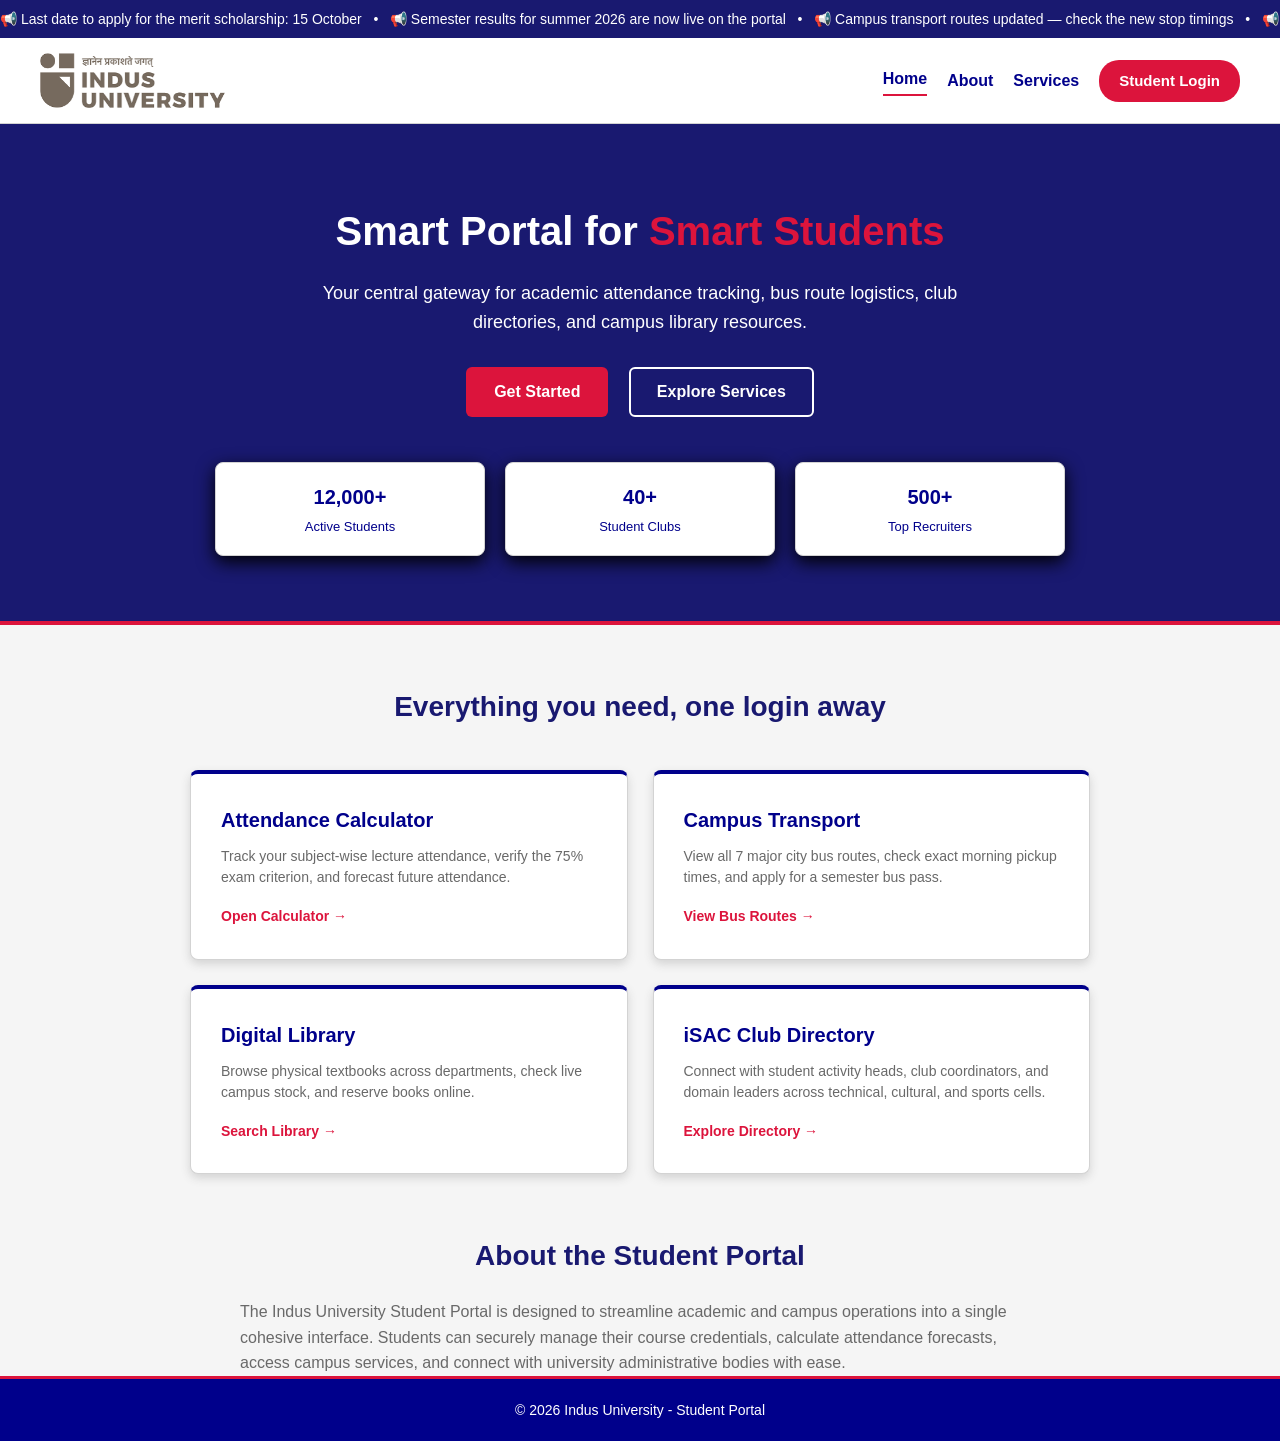
<file: index.html>
<!DOCTYPE html>
<html lang="en">

<head>
    <meta charset="UTF-8">
    <meta name="viewport" content="width=device-width, initial-scale=1.0">
    <title>Indus University - Student Portal</title>
    <!-- Link to external stylesheet -->
    <link rel="stylesheet" href="style.css">
</head>

<body>

    <!-- Top Announcement Ticker -->
    <div class="top-ticker">
        <div class="ticker-track">
            <span>📢 Last date to apply for the merit scholarship: 15 October &nbsp;&nbsp;•&nbsp;&nbsp; 📢 Semester
                results for summer 2026 are now live on the portal &nbsp;&nbsp;•&nbsp;&nbsp; 📢 Campus transport routes
                updated — check the new stop timings &nbsp;&nbsp;•&nbsp;&nbsp; 📢 Digital Library: 1810+ new e-journals
                added this month &nbsp;&nbsp;•&nbsp;&nbsp; 📢 iSAC club registrations close Friday — secure your spot
                today &nbsp;&nbsp;•&nbsp;&nbsp;</span>
            <span>📢 Last date to apply for the merit scholarship: 15 October &nbsp;&nbsp;•&nbsp;&nbsp; 📢 Semester
                results for summer 2026 are now live on the portal &nbsp;&nbsp;•&nbsp;&nbsp; 📢 Campus transport routes
                updated — check the new stop timings &nbsp;&nbsp;•&nbsp;&nbsp; 📢 Digital Library: 1810+ new e-journals
                added this month &nbsp;&nbsp;•&nbsp;&nbsp; 📢 iSAC club registrations close Friday — secure your spot
                today &nbsp;&nbsp;•&nbsp;&nbsp;</span>
        </div>
    </div>

    <!-- Header and Navigation Bar -->
    <header class="navbar">
        <div class="brand-container">
            <img src="OIP (1).jpg" alt="Indus Logo" class="brand-logo">
            <a href="index.html" class="logo" style="color: darkblue; text-decoration: none;"></a>
        </div>
        <nav class="nav-links">
            <a href="index.html" class="active">Home</a>
            <a href="#about">About</a>
            <a href="#services-section">Services</a>
            <a href="login.html" class="login-btn-round" id="loginNavBtn">Student Login</a>
        </nav>
    </header>

    <!-- Hero Section -->
    <section class="hero">
        <h1>Smart Portal for <span class="highlight">Smart Students</span></h1>
        <p class="hero-subtitle">Your central gateway for academic attendance tracking, bus route logistics, club
            directories, and campus library resources.</p>

        <!-- Hero Action Buttons -->
        <div class="hero-buttons">
            <a href="login.html" class="btn-get-started" id="heroGetStartedBtn">Get Started</a>
            <a href="#services-section" class="btn-explore explore-btn">Explore Services</a>
        </div>

        <!-- Stats Bar -->
        <div class="stats-container">
            <div class="stat-box">
                <h3>12,000+</h3>
                <p>Active Students</p>
            </div>
            <div class="stat-box">
                <h3>40+</h3>
                <p>Student Clubs</p>
            </div>
            <div class="stat-box">
                <h3>500+</h3>
                <p>Top Recruiters</p>
            </div>
        </div>
    </section>

    <!-- Services Section with 2x2 Grid -->
    <section class="services-section" id="services-section">
        <h2 class="services-title">Everything you need, one login away</h2>

        <div class="services-grid">
            <!-- Card 1: Attendance Calculator -->
            <a href="login.html" class="service-card">
                <h3>Attendance Calculator</h3>
                <p>Track your subject-wise lecture attendance, verify the 75% exam criterion, and forecast future
                    attendance.</p>
                <span class="card-link-text">Open Calculator &rarr;</span>
            </a>

            <!-- Card 2: Campus Transport -->
            <a href="login.html" class="service-card">
                <h3>Campus Transport</h3>
                <p>View all 7 major city bus routes, check exact morning pickup times, and apply for a semester bus
                    pass.</p>
                <span class="card-link-text">View Bus Routes &rarr;</span>
            </a>

            <!-- Card 3: Digital Library -->
            <a href="login.html" class="service-card">
                <h3>Digital Library</h3>
                <p>Browse physical textbooks across departments, check live campus stock, and reserve books online.</p>
                <span class="card-link-text">Search Library &rarr;</span>
            </a>

            <!-- Card 4: iSAC Club Directory -->
            <a href="login.html" class="service-card">
                <h3>iSAC Club Directory</h3>
                <p>Connect with student activity heads, club coordinators, and domain leaders across technical,
                    cultural, and sports cells.</p>
                <span class="card-link-text">Explore Directory &rarr;</span>
            </a>
        </div>
    </section>

    <!-- About Section -->
    <section class="about" id="about">
        <h2 class="services-title" style="margin-bottom: 20px;">About the Student Portal</h2>
        <p style="max-width: 800px; margin: 0 auto; color: dimgray; font-size: 16px; line-height: 1.6;">
            The Indus University Student Portal is designed to streamline academic and campus operations into a single
            cohesive interface. Students can securely manage their course credentials, calculate attendance forecasts,
            access campus services, and connect with university administrative bodies with ease.
        </p>
    </section>

    <!-- Global Standard Footer -->
    <footer>
        <p>&copy; 2026 Indus University - Student Portal</p>
    </footer>

    <!-- Beginner-friendly Vanilla JavaScript Authentication State Checker -->
    <script>
        // Check if the user is already authenticated via localStorage
        if (localStorage.getItem('isLoggedIn') === 'true') {
            var loginBtn = document.getElementById('loginNavBtn');
            var heroBtn = document.getElementById('heroGetStartedBtn');

            // Dynamically redirect buttons directly to the dashboard
            if (loginBtn) {
                loginBtn.innerText = 'Go to Dashboard';
                loginBtn.href = 'dashboard.html';
            }
            if (heroBtn) {
                heroBtn.innerText = 'Go to Dashboard';
                heroBtn.href = 'dashboard.html';
            }

            // Also direct service cards to their internal destinations
            var cards = document.querySelectorAll('.service-card');
            var destinations = ['attendance.html', 'transport.html', 'library.html', 'club.html'];
            for (var i = 0; i < cards.length && i < destinations.length; i++) {
                cards[i].href = destinations[i];
            }
        }
    </script>

</body>

</html>
</file>
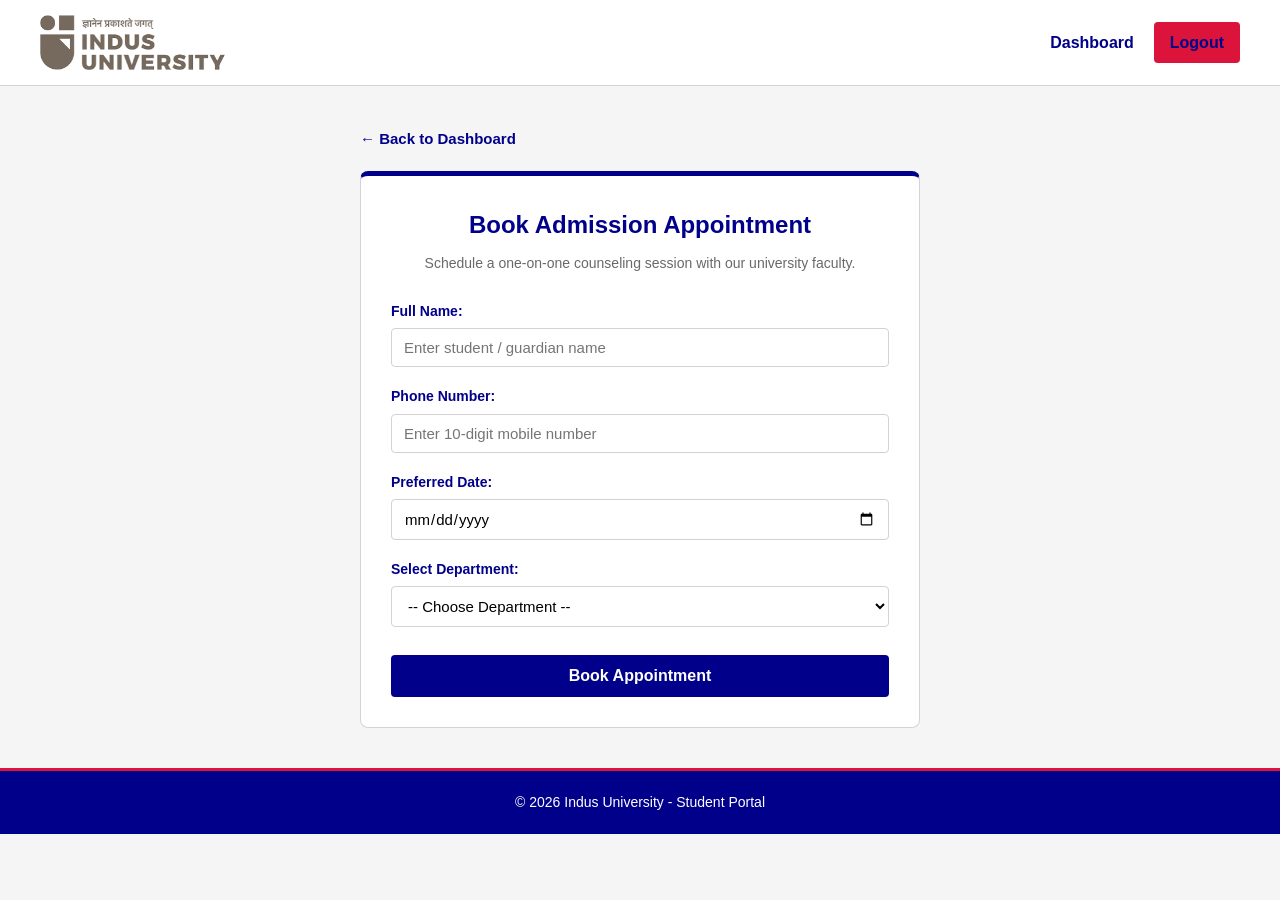
<file: appointment.html>
<!DOCTYPE html>
<html lang="en">

<head>
    <meta charset="UTF-8">
    <meta name="viewport" content="width=device-width, initial-scale=1.0">
    <title>Indus University - Admission Appointment</title>
    <!-- Link to external stylesheet -->
    <link rel="stylesheet" href="style.css">
</head>

<body>

    <!-- Header and Navigation Bar -->
    <header class="navbar">
        <div class="brand-container">
            <img src="OIP (1).jpg" alt="Indus Logo" class="brand-logo">
            <a href="index.html" class="logo" style="color: darkblue; text-decoration: none;"></a>
        </div>
        <nav class="nav-links">
            <a href="dashboard.html">Dashboard</a>
            <a href="index.html" class="logout-btn">Logout</a>
        </nav>
    </header>

    <!-- Main Content Container -->
    <main class="page-container">
        <!-- Back to Dashboard Link -->
        <a href="dashboard.html" class="back-link">&larr; Back to Dashboard</a>

        <div class="portal-box">
            <h2>Book Admission Appointment</h2>
            <p class="desc">Schedule a one-on-one counseling session with our university faculty.</p>

            <!-- Appointment Form -->
            <form id="appointmentForm" onsubmit="bookAppointment(event)">
                <!-- Full Name Field -->
                <div class="input-group">
                    <label for="fullName">Full Name:</label>
                    <input type="text" id="fullName" placeholder="Enter student / guardian name" required>
                </div>

                <!-- Phone Number Field -->
                <div class="input-group">
                    <label for="phoneNumber">Phone Number:</label>
                    <input type="tel" id="phoneNumber" placeholder="Enter 10-digit mobile number" required>
                </div>

                <!-- Preferred Date Field -->
                <div class="input-group">
                    <label for="appointmentDate">Preferred Date:</label>
                    <input type="date" id="appointmentDate" required>
                </div>

                <!-- Department Dropdown -->
                <div class="input-group">
                    <label for="department">Select Department:</label>
                    <select id="department" required>
                        <option value="">-- Choose Department --</option>
                        <option value="IT">Information Technology (IT)</option>
                        <option value="CS">Computer Science (CS)</option>
                        <option value="Mechanical">Mechanical Engineering</option>
                    </select>
                </div>

                <button type="submit" class="calc-btn">Book Appointment</button>
            </form>
        </div>
    </main>

    <!-- Footer -->
    <footer>
        <p>&copy; 2026 Indus University - Student Portal</p>
    </footer>

    <!-- Beginner-friendly Vanilla JavaScript Form Handler -->
    <script>
        function bookAppointment(event) {
            // Prevent the default form submission (stops page refresh)
            event.preventDefault();

            // Display success message
            alert('Your appointment has been booked successfully!');

            // Clear the form fields after successful booking
            document.getElementById("appointmentForm").reset();
        }
    </script>

</body>

</html>
</file>
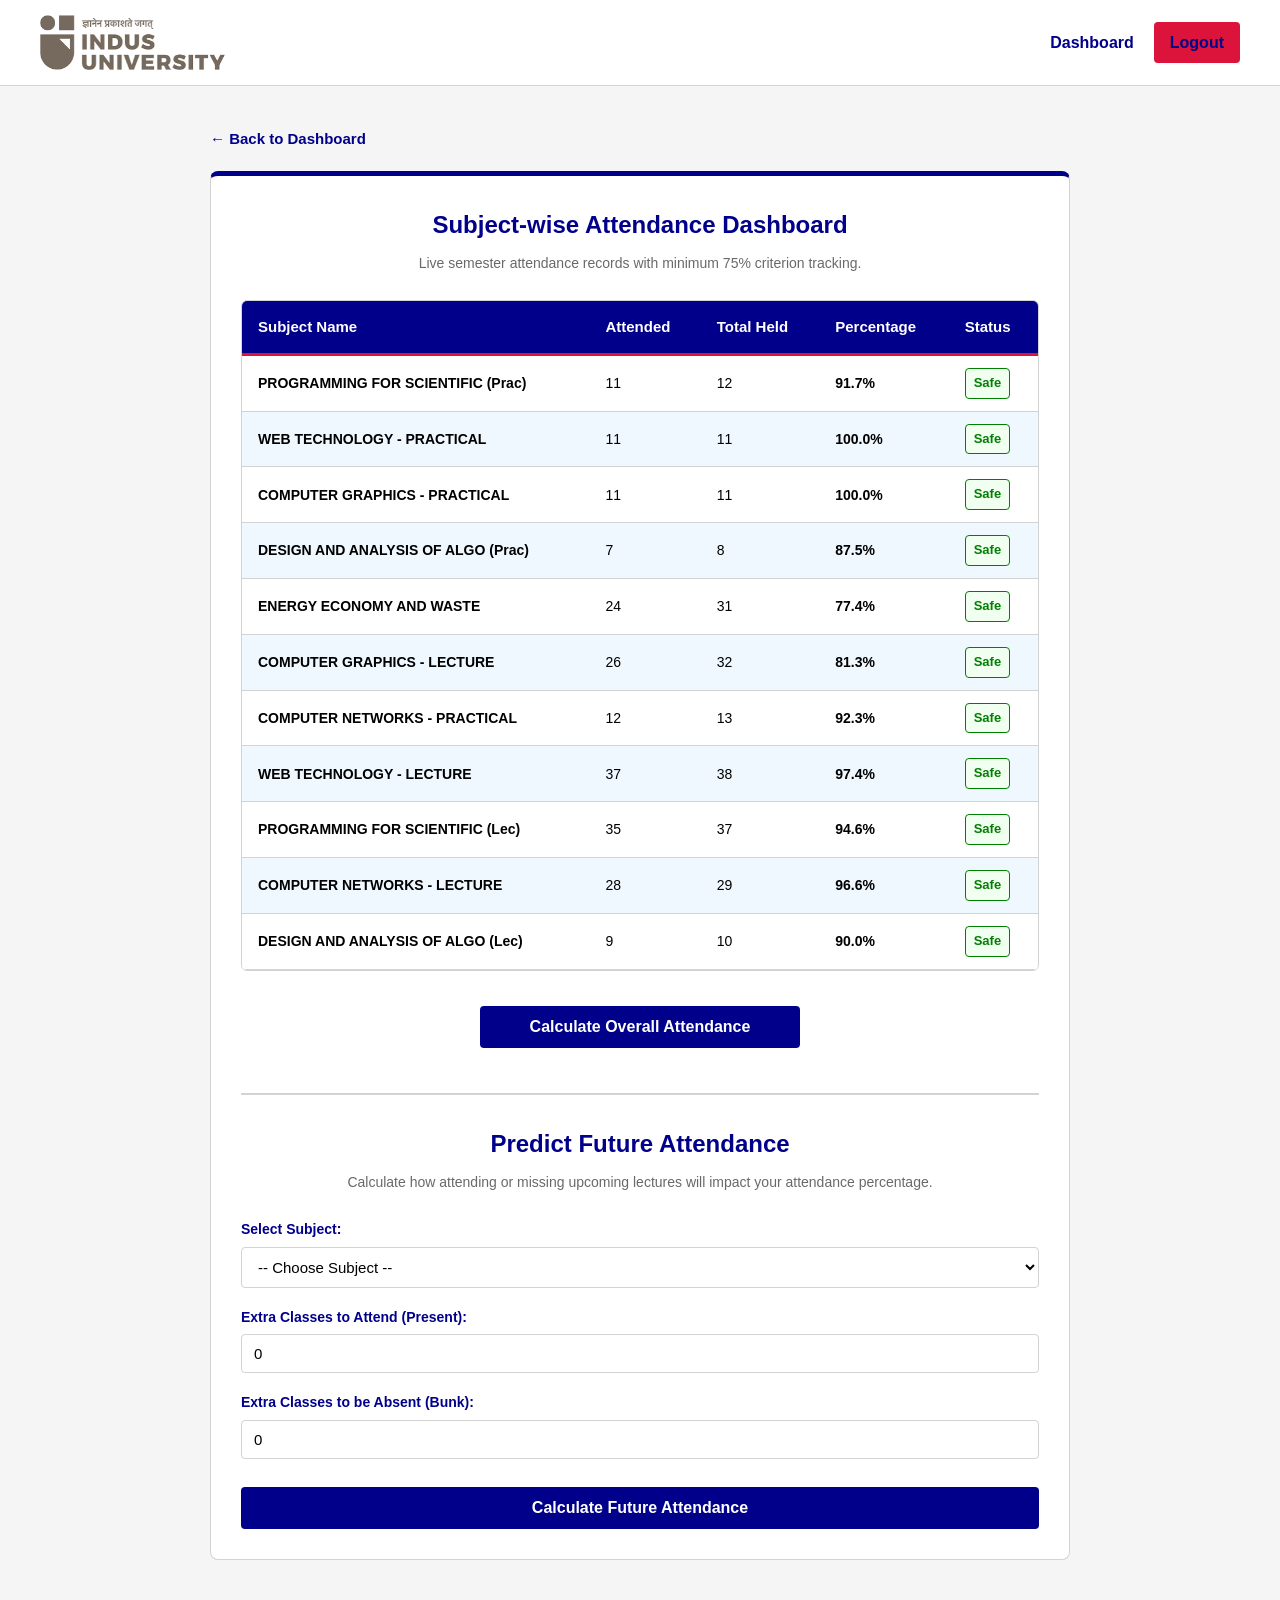
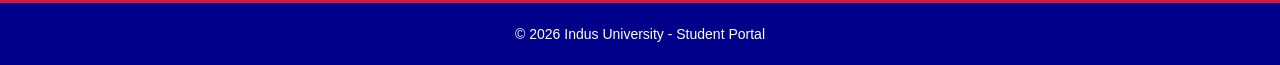
<file: attendance.html>
<!DOCTYPE html>
<html lang="en">

<head>
    <meta charset="UTF-8">
    <meta name="viewport" content="width=device-width, initial-scale=1.0">
    <title>Indus University - Attendance Dashboard</title>
    <!-- Link to external stylesheet -->
    <link rel="stylesheet" href="style.css">
</head>

<body>

    <!-- Header and Navigation Bar -->
    <header class="navbar">
        <div class="brand-container">
            <img src="OIP (1).jpg" alt="Indus Logo" class="brand-logo">
            <a href="index.html" class="logo" style="color: darkblue; text-decoration: none;"></a>
        </div>
        <nav class="nav-links">
            <a href="dashboard.html">Dashboard</a>
            <a href="index.html" class="logout-btn">Logout</a>
        </nav>
    </header>

    <!-- Main Content Container -->
    <main class="directory-container">
        <!-- Back to Dashboard Link -->
        <a href="dashboard.html" class="back-link">&larr; Back to Dashboard</a>

        <div class="portal-box">
            <h2>Subject-wise Attendance Dashboard</h2>
            <p class="desc">Live semester attendance records with minimum 75% criterion tracking.</p>

            <!-- Dynamically Populated Attendance Table -->
            <div class="table-wrapper">
                <table class="directory-table" id="attendanceTable">
                    <thead>
                        <tr>
                            <th>Subject Name</th>
                            <th>Attended</th>
                            <th>Total Held</th>
                            <th>Percentage</th>
                            <th>Status</th>
                        </tr>
                    </thead>
                    <tbody id="attendanceTableBody">
                        <!-- Populated dynamically via JavaScript -->
                    </tbody>
                </table>
            </div>

            <!-- Overall Total Calculator Button -->
            <div style="text-align: center; margin-top: 25px;">
                <button type="button" class="calc-btn" style="max-width: 320px;"
                    onclick="calculateOverallAttendance()">Calculate Overall Attendance</button>
            </div>

            <!-- Overall Summary Display Area -->
            <div id="overallSummary" class="summary-card">
                <h3 id="overallPercentageText">Overall Attendance: 0%</h3>
                <p id="overallFractionText">Total Fraction: 0 / 0</p>
                <p id="overallStatusText" style="margin-top: 5px; font-weight: bold;"></p>
            </div>

            <!-- Future Attendance Prediction Section -->
            <div style="margin-top: 45px; border-top: 2px solid lightgray; padding-top: 30px;">
                <h2>Predict Future Attendance</h2>
                <p class="desc">Calculate how attending or missing upcoming lectures will impact your attendance
                    percentage.</p>

                <!-- Subject Selection Dropdown -->
                <div class="input-group">
                    <label for="subjectSelect">Select Subject:</label>
                    <select id="subjectSelect">
                        <!-- Populated dynamically from JavaScript array -->
                    </select>
                </div>

                <!-- Extra Classes to Attend -->
                <div class="input-group">
                    <label for="extraAttended">Extra Classes to Attend (Present):</label>
                    <input type="number" id="extraAttended" min="0" value="0" placeholder="e.g. 5">
                </div>

                <!-- Extra Classes to be Absent -->
                <div class="input-group">
                    <label for="extraAbsent">Extra Classes to be Absent (Bunk):</label>
                    <input type="number" id="extraAbsent" min="0" value="0" placeholder="e.g. 2">
                </div>

                <button type="button" class="calc-btn" onclick="predictAttendance()">Calculate Future
                    Attendance</button>

                <!-- Prediction Result Box -->
                <div id="predictionResultBox" class="result-container">
                    <h3 id="predictedPercentageText">Predicted Attendance: 0%</h3>
                    <p id="predictionDetailsText"></p>
                </div>
            </div>

        </div>
    </main>

    <!-- Global Standard Footer -->
    <footer>
        <p>&copy; 2026 Indus University - Student Portal</p>
    </footer>

    <!-- Beginner-friendly Vanilla JavaScript Logic -->
    <script>
        // Exact Array of Objects for Semester Subjects & Attendance
        const attendanceData = [
            { subject: "PROGRAMMING FOR SCIENTIFIC (Prac)", attended: 11, total: 12 },
            { subject: "WEB TECHNOLOGY - PRACTICAL", attended: 11, total: 11 },
            { subject: "COMPUTER GRAPHICS - PRACTICAL", attended: 11, total: 11 },
            { subject: "DESIGN AND ANALYSIS OF ALGO (Prac)", attended: 7, total: 8 },
            { subject: "ENERGY ECONOMY AND WASTE", attended: 24, total: 31 },
            { subject: "COMPUTER GRAPHICS - LECTURE", attended: 26, total: 32 },
            { subject: "COMPUTER NETWORKS - PRACTICAL", attended: 12, total: 13 },
            { subject: "WEB TECHNOLOGY - LECTURE", attended: 37, total: 38 },
            { subject: "PROGRAMMING FOR SCIENTIFIC (Lec)", attended: 35, total: 37 },
            { subject: "COMPUTER NETWORKS - LECTURE", attended: 28, total: 29 },
            { subject: "DESIGN AND ANALYSIS OF ALGO (Lec)", attended: 9, total: 10 }
        ];

        // Function 1: Render subjects dynamically into the table and dropdown
        function renderAttendanceDashboard() {
            var tbody = document.getElementById("attendanceTableBody");
            var select = document.getElementById("subjectSelect");

            var tableRowsHTML = "";
            var selectOptionsHTML = "<option value=''>-- Choose Subject --</option>";

            for (var i = 0; i < attendanceData.length; i++) {
                var item = attendanceData[i];
                var pct = ((item.attended / item.total) * 100).toFixed(1);
                var isSafe = pct >= 75;

                // Build table row
                tableRowsHTML += "<tr>";
                tableRowsHTML += "<td><b>" + item.subject + "</b></td>";
                tableRowsHTML += "<td>" + item.attended + "</td>";
                tableRowsHTML += "<td>" + item.total + "</td>";
                tableRowsHTML += "<td><b>" + pct + "%</b></td>";
                if (isSafe) {
                    tableRowsHTML += "<td><span class='badge-safe'>Safe</span></td>";
                } else {
                    tableRowsHTML += "<td><span class='badge-danger'>Low (&lt; 75%)</span></td>";
                }
                tableRowsHTML += "</tr>";

                // Build select option
                selectOptionsHTML += "<option value='" + i + "'>" + item.subject + "</option>";
            }

            tbody.innerHTML = tableRowsHTML;
            select.innerHTML = selectOptionsHTML;
        }

        // Function 2: Calculate Overall Total dynamically using a loop
        function calculateOverallAttendance() {
            var totalAttended = 0;
            var totalClasses = 0;

            // Loop through the entire array of objects
            for (var i = 0; i < attendanceData.length; i++) {
                totalAttended += attendanceData[i].attended;
                totalClasses += attendanceData[i].total;
            }

            var overallPercentage = ((totalAttended / totalClasses) * 100).toFixed(2);

            // Display results
            var summaryCard = document.getElementById("overallSummary");
            var pctText = document.getElementById("overallPercentageText");
            var fracText = document.getElementById("overallFractionText");
            var statusText = document.getElementById("overallStatusText");

            summaryCard.style.display = "block";
            pctText.innerText = "Overall Attendance: " + overallPercentage + "%";
            fracText.innerText = "Total Classes: " + totalAttended + " / " + totalClasses;

            if (overallPercentage >= 75) {
                statusText.style.color = "green";
                statusText.innerText = "Status: Eligible for Exams (Safe)";
            } else {
                statusText.style.color = "red";
                statusText.innerText = "Status: Shortage Warning (Below 75%)";
            }
        }

        // Function 3: Predict Future Attendance
        function predictAttendance() {
            var select = document.getElementById("subjectSelect");
            var index = select.value;

            if (index === "") {
                alert("Please select a subject from the dropdown.");
                return;
            }

            var extraAttended = Number(document.getElementById("extraAttended").value) || 0;
            var extraAbsent = Number(document.getElementById("extraAbsent").value) || 0;

            if (extraAttended < 0 || extraAbsent < 0) {
                alert("Please enter non-negative numbers for classes.");
                return;
            }

            var subjectObj = attendanceData[index];
            var currentAttended = subjectObj.attended;
            var currentTotal = subjectObj.total;

            // User-specified formula: ((Current Attended + Extra Attended) / (Current Total Held + Extra Attended + Extra Absent)) * 100
            var newAttended = currentAttended + extraAttended;
            var newTotal = currentTotal + extraAttended + extraAbsent;
            var predictedPct = ((newAttended / newTotal) * 100).toFixed(2);

            // Display result
            var resultBox = document.getElementById("predictionResultBox");
            var pctText = document.getElementById("predictedPercentageText");
            var detailsText = document.getElementById("predictionDetailsText");

            resultBox.style.display = "block";
            pctText.innerText = "Predicted Attendance: " + predictedPct + "%";
            detailsText.innerText = subjectObj.subject + " -> Projected Classes: " + newAttended + " / " + newTotal;

            if (predictedPct >= 75) {
                resultBox.className = "result-container result-safe";
                pctText.style.color = "green";
                detailsText.style.color = "green";
            } else {
                resultBox.className = "result-container result-danger";
                pctText.style.color = "red";
                detailsText.style.color = "red";
            }
        }

        // Initialize table and dropdown on page load
        renderAttendanceDashboard();
    </script>

</body>

</html>
</file>
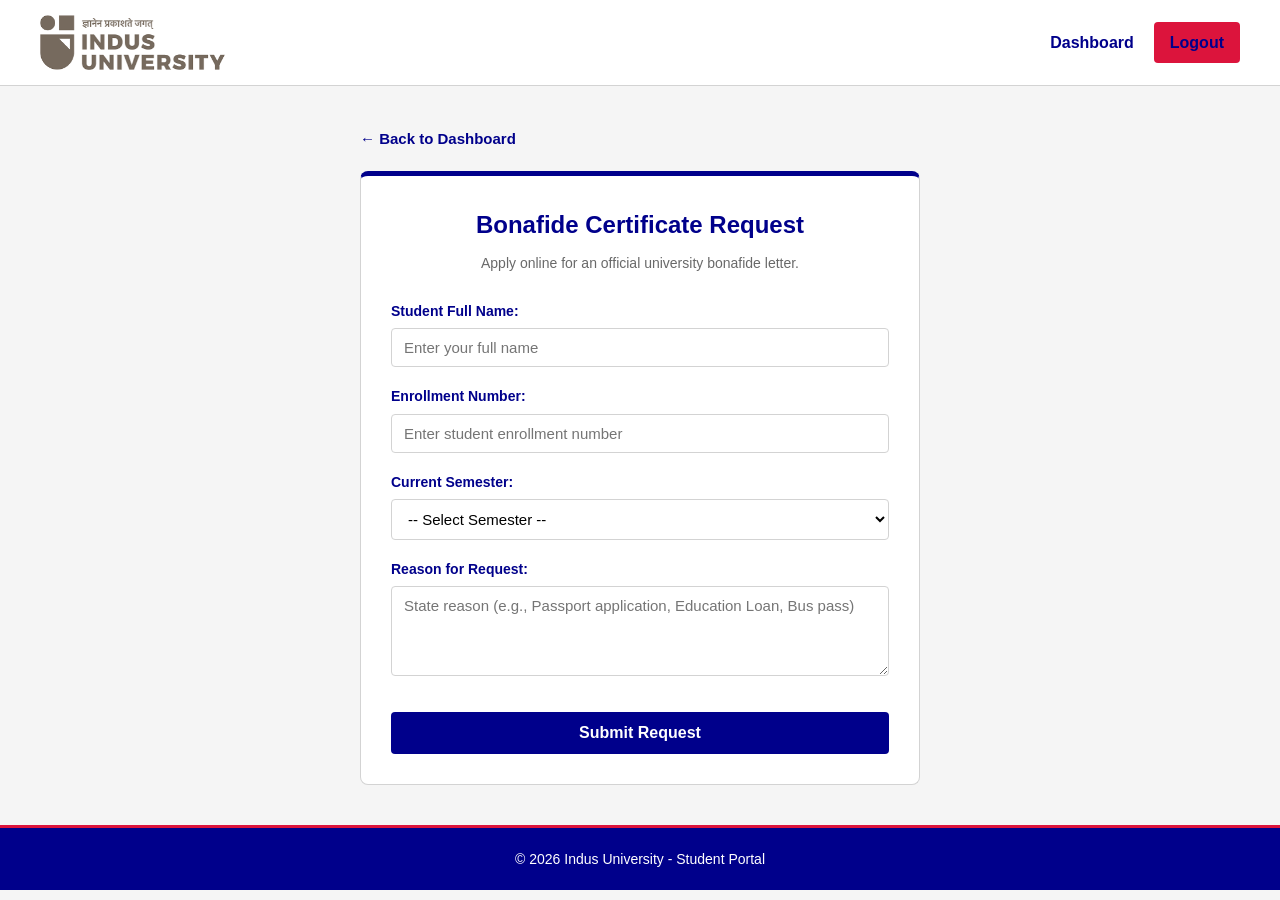
<file: bonafide.html>
<!DOCTYPE html>
<html lang="en">

<head>
    <meta charset="UTF-8">
    <meta name="viewport" content="width=device-width, initial-scale=1.0">
    <title>Indus University - Bonafide Certificate Request</title>
    <!-- Link to external stylesheet -->
    <link rel="stylesheet" href="style.css">
</head>

<body>

    <!-- Header and Navigation Bar -->
    <header class="navbar">
        <div class="brand-container">
            <img src="OIP (1).jpg" alt="Indus Logo" class="brand-logo">
            <a href="index.html" class="logo" style="color: darkblue; text-decoration: none;"></a>
        </div>
        <nav class="nav-links">
            <a href="dashboard.html">Dashboard</a>
            <a href="index.html" class="logout-btn">Logout</a>
        </nav>
    </header>

    <!-- Main Content Container -->
    <main class="page-container">
        <!-- Back to Dashboard Link -->
        <a href="dashboard.html" class="back-link">&larr; Back to Dashboard</a>

        <div class="portal-box">
            <h2>Bonafide Certificate Request</h2>
            <p class="desc">Apply online for an official university bonafide letter.</p>

            <!-- Bonafide Application Form -->
            <form id="bonafideForm" onsubmit="requestBonafide(event)">
                <!-- Student Name -->
                <div class="input-group">
                    <label for="studentName">Student Full Name:</label>
                    <input type="text" id="studentName" placeholder="Enter your full name" required>
                </div>

                <!-- Enrollment Number -->
                <div class="input-group">
                    <label for="enrollmentNo">Enrollment Number:</label>
                    <input type="text" id="enrollmentNo" placeholder="Enter student enrollment number" required>
                </div>

                <!-- Semester Dropdown (1 to 8) -->
                <div class="input-group">
                    <label for="semester">Current Semester:</label>
                    <select id="semester" required>
                        <option value="">-- Select Semester --</option>
                        <option value="1">Semester 1</option>
                        <option value="2">Semester 2</option>
                        <option value="3">Semester 3</option>
                        <option value="4">Semester 4</option>
                        <option value="5">Semester 5</option>
                        <option value="6">Semester 6</option>
                        <option value="7">Semester 7</option>
                        <option value="8">Semester 8</option>
                    </select>
                </div>

                <!-- Reason for Request -->
                <div class="input-group">
                    <label for="reason">Reason for Request:</label>
                    <textarea id="reason" rows="4"
                        placeholder="State reason (e.g., Passport application, Education Loan, Bus pass)"
                        required></textarea>
                </div>

                <button type="submit" class="calc-btn">Submit Request</button>
            </form>
        </div>
    </main>

    <!-- Footer -->
    <footer>
        <p>&copy; 2026 Indus University - Student Portal</p>
    </footer>

    <!-- Beginner-friendly Vanilla JavaScript Form Handler -->
    <script>
        function requestBonafide(event) {
            // Stop form from refreshing the page
            event.preventDefault();

            // Display confirmation alert
            alert('Bonafide Request sent to Admin Department.');

            // Clear all input fields using form.reset()
            document.getElementById("bonafideForm").reset();
        }
    </script>

</body>

</html>
</file>
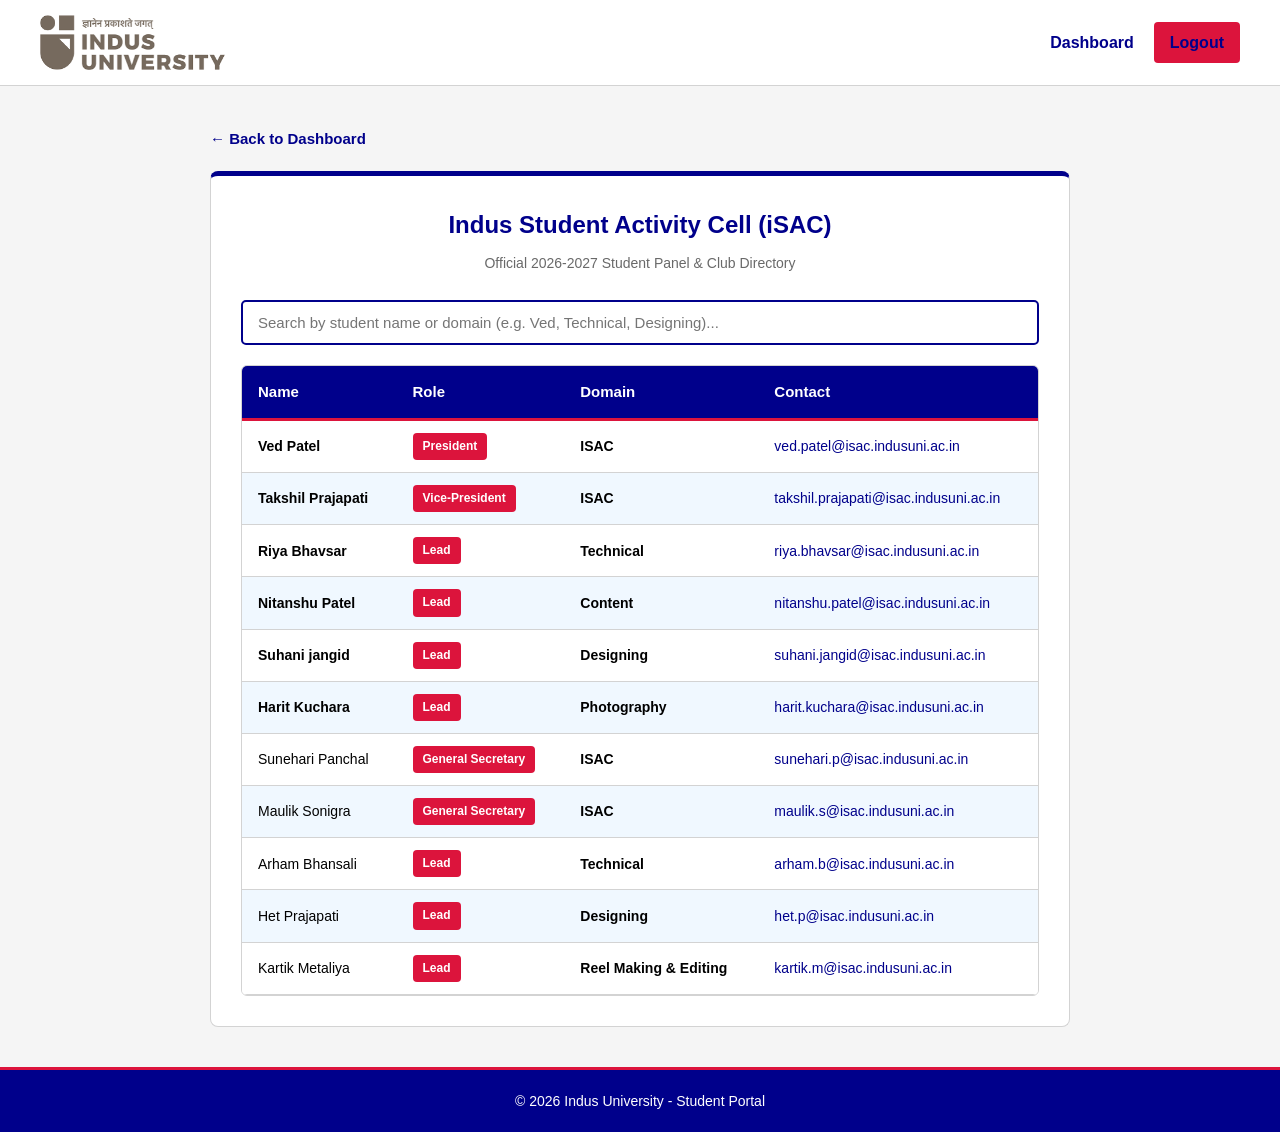
<file: club.html>
<!DOCTYPE html>
<html lang="en">

<head>
    <meta charset="UTF-8">
    <meta name="viewport" content="width=device-width, initial-scale=1.0">
    <title>Indus University - ISAC Club Directory</title>
    <!-- Link to external stylesheet -->
    <link rel="stylesheet" href="style.css">
</head>

<body>

    <!-- Header and Navigation Bar -->
    <header class="navbar">
        <div class="brand-container">
            <img src="OIP (1).jpg" alt="Indus Logo" class="brand-logo">
            <a href="index.html" class="logo" style="color: darkblue; text-decoration: none;"></a>
        </div>
        <nav class="nav-links">
            <a href="dashboard.html">Dashboard</a>
            <a href="index.html" class="logout-btn">Logout</a>
        </nav>
    </header>

    <!-- Main Content Container -->
    <main class="directory-container">
        <!-- Back to Dashboard Link -->
        <a href="dashboard.html" class="back-link">&larr; Back to Dashboard</a>

        <div class="portal-box">
            <h2>Indus Student Activity Cell (iSAC)</h2>
            <p class="desc">Official 2026-2027 Student Panel &amp; Club Directory</p>

            <!-- Live Search Bar -->
            <input type="text" id="searchInput" class="search-input" onkeyup="filterClubTable()"
                placeholder="Search by student name or domain (e.g. Ved, Technical, Designing)...">

            <!-- Responsive Table Container -->
            <div class="table-wrapper">
                <table class="directory-table" id="clubTable">
                    <thead>
                        <tr>
                            <th>Name</th>
                            <th>Role</th>
                            <th>Domain</th>
                            <th>Contact</th>
                        </tr>
                    </thead>
                    <tbody>
                        <!-- Exact Official Rows from iSAC Panel Document -->
                        <tr>
                            <td><b>Ved Patel</b></td>
                            <td><span class="role-badge">President</span></td>
                            <td class="domain-tag">ISAC</td>
                            <td><a href="mailto:ved.patel@isac.indusuni.ac.in"
                                    class="email-link">ved.patel@isac.indusuni.ac.in</a></td>
                        </tr>
                        <tr>
                            <td><b>Takshil Prajapati</b></td>
                            <td><span class="role-badge">Vice-President</span></td>
                            <td class="domain-tag">ISAC</td>
                            <td><a href="mailto:takshil.prajapati@isac.indusuni.ac.in"
                                    class="email-link">takshil.prajapati@isac.indusuni.ac.in</a></td>
                        </tr>
                        <tr>
                            <td><b>Riya Bhavsar</b></td>
                            <td><span class="role-badge">Lead</span></td>
                            <td class="domain-tag">Technical</td>
                            <td><a href="mailto:riya.bhavsar@isac.indusuni.ac.in"
                                    class="email-link">riya.bhavsar@isac.indusuni.ac.in</a></td>
                        </tr>
                        <tr>
                            <td><b>Nitanshu Patel</b></td>
                            <td><span class="role-badge">Lead</span></td>
                            <td class="domain-tag">Content</td>
                            <td><a href="mailto:nitanshu.patel@isac.indusuni.ac.in"
                                    class="email-link">nitanshu.patel@isac.indusuni.ac.in</a></td>
                        </tr>
                        <tr>
                            <td><b>Suhani jangid</b></td>
                            <td><span class="role-badge">Lead</span></td>
                            <td class="domain-tag">Designing</td>
                            <td><a href="mailto:suhani.jangid@isac.indusuni.ac.in"
                                    class="email-link">suhani.jangid@isac.indusuni.ac.in</a></td>
                        </tr>
                        <tr>
                            <td><b>Harit Kuchara</b></td>
                            <td><span class="role-badge">Lead</span></td>
                            <td class="domain-tag">Photography</td>
                            <td><a href="mailto:harit.kuchara@isac.indusuni.ac.in"
                                    class="email-link">harit.kuchara@isac.indusuni.ac.in</a></td>
                        </tr>
                        <!-- Additional Official Panel Leads from Document -->
                        <tr>
                            <td>Sunehari Panchal</td>
                            <td><span class="role-badge">General Secretary</span></td>
                            <td class="domain-tag">ISAC</td>
                            <td><a href="mailto:sunehari.p@isac.indusuni.ac.in"
                                    class="email-link">sunehari.p@isac.indusuni.ac.in</a></td>
                        </tr>
                        <tr>
                            <td>Maulik Sonigra</td>
                            <td><span class="role-badge">General Secretary</span></td>
                            <td class="domain-tag">ISAC</td>
                            <td><a href="mailto:maulik.s@isac.indusuni.ac.in"
                                    class="email-link">maulik.s@isac.indusuni.ac.in</a></td>
                        </tr>
                        <tr>
                            <td>Arham Bhansali</td>
                            <td><span class="role-badge">Lead</span></td>
                            <td class="domain-tag">Technical</td>
                            <td><a href="mailto:arham.b@isac.indusuni.ac.in"
                                    class="email-link">arham.b@isac.indusuni.ac.in</a></td>
                        </tr>
                        <tr>
                            <td>Het Prajapati</td>
                            <td><span class="role-badge">Lead</span></td>
                            <td class="domain-tag">Designing</td>
                            <td><a href="mailto:het.p@isac.indusuni.ac.in"
                                    class="email-link">het.p@isac.indusuni.ac.in</a></td>
                        </tr>
                        <tr>
                            <td>Kartik Metaliya</td>
                            <td><span class="role-badge">Lead</span></td>
                            <td class="domain-tag">Reel Making &amp; Editing</td>
                            <td><a href="mailto:kartik.m@isac.indusuni.ac.in"
                                    class="email-link">kartik.m@isac.indusuni.ac.in</a></td>
                        </tr>
                    </tbody>
                </table>
            </div>
        </div>
    </main>

    <!-- Footer -->
    <footer>
        <p>&copy; 2026 Indus University - Student Portal</p>
    </footer>

    <!-- Beginner-friendly Vanilla JavaScript Table Search Filter -->
    <script>
        function filterClubTable() {
            // Step 1: Read the user's typed search query and convert to lowercase
            var input = document.getElementById("searchInput");
            var filter = input.value.toLowerCase();

            // Step 2: Grab the table and all rows
            var table = document.getElementById("clubTable");
            var tr = table.getElementsByTagName("tr");

            // Step 3: Loop through all table rows, starting from index 1 (skipping table header)
            for (var i = 1; i < tr.length; i++) {
                // Cell 0 is "Name", Cell 2 is "Domain"
                var tdName = tr[i].getElementsByTagName("td")[0];
                var tdDomain = tr[i].getElementsByTagName("td")[2];

                if (tdName && tdDomain) {
                    var nameText = tdName.textContent || tdName.innerText;
                    var domainText = tdDomain.textContent || tdDomain.innerText;

                    // Step 4: Check if the search keyword exists in either Name OR Domain using includes() or indexOf()
                    if (nameText.toLowerCase().includes(filter) || domainText.toLowerCase().includes(filter)) {
                        tr[i].style.display = ""; // Show matching row
                    } else {
                        tr[i].style.display = "none"; // Hide non-matching row
                    }
                }
            }
        }
    </script>

</body>

</html>
</file>
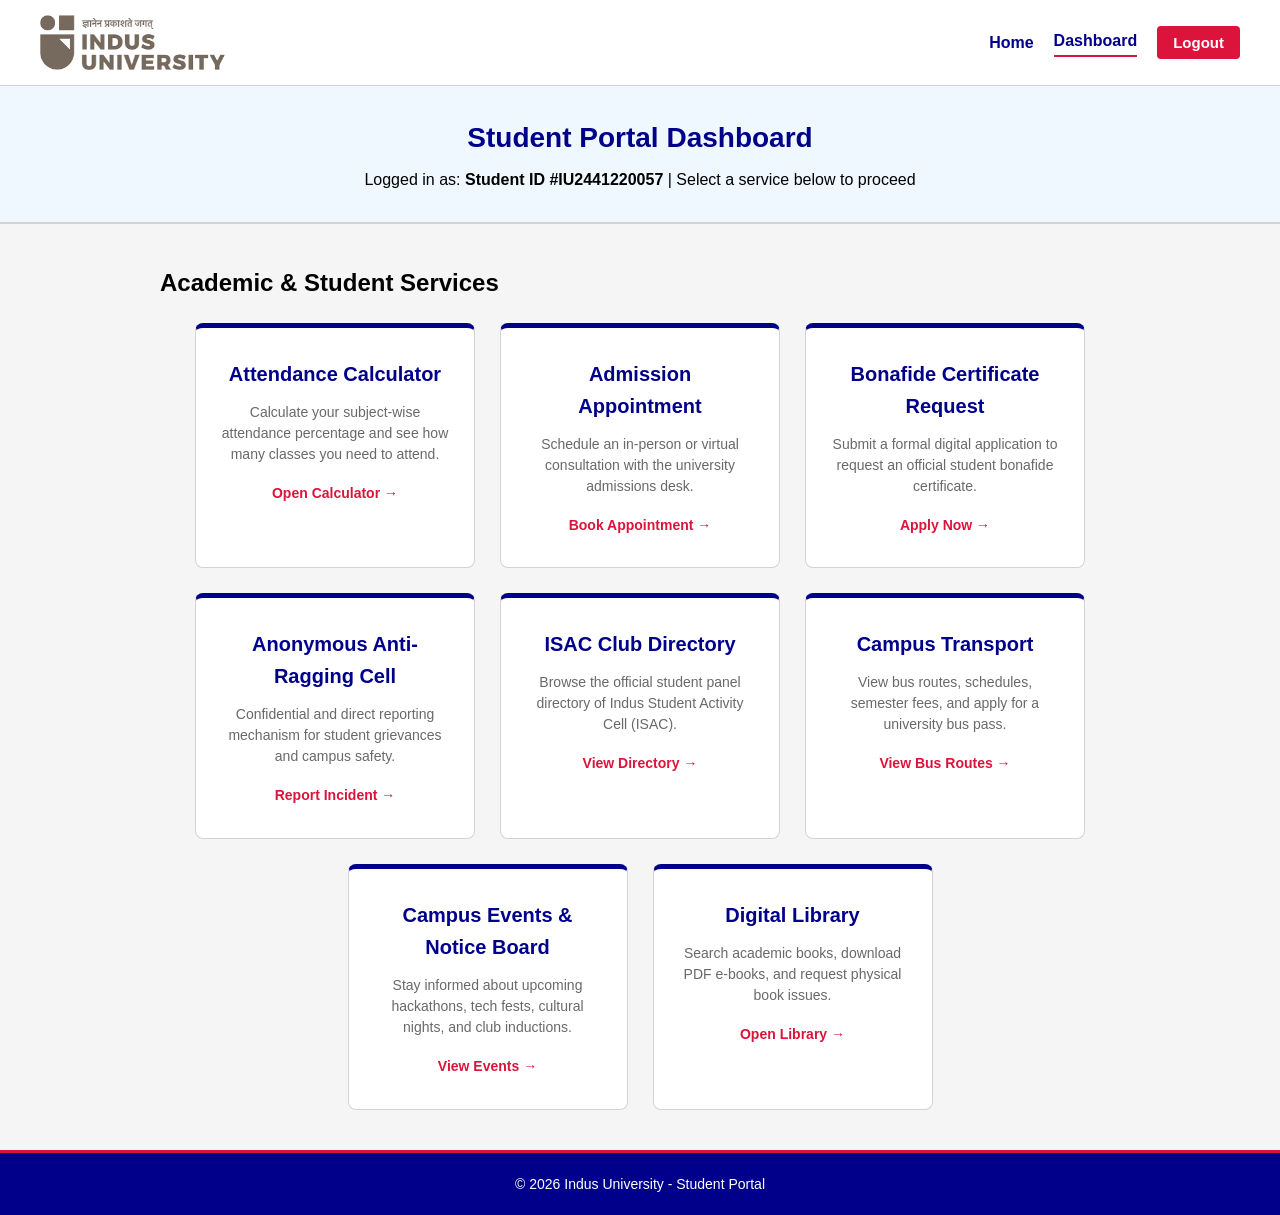
<file: dashboard.html>
<!DOCTYPE html>
<html lang="en">

<head>
    <meta charset="UTF-8">
    <meta name="viewport" content="width=device-width, initial-scale=1.0">
    <title>Indus University - Student Dashboard</title>
    <!-- Link to external stylesheet -->
    <link rel="stylesheet" href="style.css">
</head>

<body>

    <!-- Header and Navigation Bar -->
    <header class="navbar">
        <div class="brand-container">
            <img src="OIP (1).jpg" alt="Indus Logo" class="brand-logo">
            <a href="index.html" class="logo" style="color: darkblue; text-decoration: none;"></a>
        </div>
        <nav class="nav-links">
            <a href="index.html">Home</a>
            <a href="dashboard.html" class="active">Dashboard</a>
            <button class="logout-btn" onclick="handleLogout(event)">Logout</button>
        </nav>
    </header>

    <!-- Welcome Banner -->
    <section class="dashboard-welcome">
        <h1>Student Portal Dashboard</h1>
        <p>Logged in as: <b>Student ID #IU2441220057</b> | Select a service below to proceed</p>
    </section>

    <!-- Dashboard Services Grid -->
    <main class="dashboard-section">
        <h2 class="section-title">Academic & Student Services</h2>

        <div class="dashboard-grid">
            <!-- Feature Card 1: Attendance Calculator -->
            <a href="attendance.html" class="dashboard-card">
                <h3>Attendance Calculator</h3>
                <p>Calculate your subject-wise attendance percentage and see how many classes you need to attend.</p>
                <span class="card-link-text">Open Calculator &rarr;</span>
            </a>

            <!-- Feature Card 2: Admission Appointment -->
            <a href="appointment.html" class="dashboard-card">
                <h3>Admission Appointment</h3>
                <p>Schedule an in-person or virtual consultation with the university admissions desk.</p>
                <span class="card-link-text">Book Appointment &rarr;</span>
            </a>

            <!-- Feature Card 3: Bonafide Certificate Request -->
            <a href="bonafide.html" class="dashboard-card">
                <h3>Bonafide Certificate Request</h3>
                <p>Submit a formal digital application to request an official student bonafide certificate.</p>
                <span class="card-link-text">Apply Now &rarr;</span>
            </a>

            <!-- Feature Card 4: Anonymous Anti-Ragging Cell -->
            <a href="ragging.html" class="dashboard-card">
                <h3>Anonymous Anti-Ragging Cell</h3>
                <p>Confidential and direct reporting mechanism for student grievances and campus safety.</p>
                <span class="card-link-text">Report Incident &rarr;</span>
            </a>

            <!-- Feature Card 5: Official Club Directory (ISAC) -->
            <a href="club.html" class="dashboard-card">
                <h3>ISAC Club Directory</h3>
                <p>Browse the official student panel directory of Indus Student Activity Cell (ISAC).</p>
                <span class="card-link-text">View Directory &rarr;</span>
            </a>

            <!-- Feature Card 6: Campus Transport -->
            <a href="transport.html" class="dashboard-card">
                <h3>Campus Transport</h3>
                <p>View bus routes, schedules, semester fees, and apply for a university bus pass.</p>
                <span class="card-link-text">View Bus Routes &rarr;</span>
            </a>

            <!-- Feature Card 7: Campus Events & Notice Board -->
            <a href="events.html" class="dashboard-card">
                <h3>Campus Events &amp; Notice Board</h3>
                <p>Stay informed about upcoming hackathons, tech fests, cultural nights, and club inductions.</p>
                <span class="card-link-text">View Events &rarr;</span>
            </a>

            <!-- Feature Card 8: Digital Library -->
            <a href="library.html" class="dashboard-card">
                <h3>Digital Library</h3>
                <p>Search academic books, download PDF e-books, and request physical book issues.</p>
                <span class="card-link-text">Open Library &rarr;</span>
            </a>
        </div>
    </main>

    <!-- Footer -->
    <footer>
        <p>&copy; 2026 Indus University - Student Portal</p>
    </footer>

    <!-- Beginner-friendly Vanilla JavaScript Logout Handler -->
    <script>
        function handleLogout(event) {
            // Prevent default instant navigation
            event.preventDefault();

            // Clear login status from localStorage
            localStorage.removeItem('isLoggedIn');

            // Redirect to main home page
            window.location.href = "index.html";
        }
    </script>

</body>

</html>
</file>
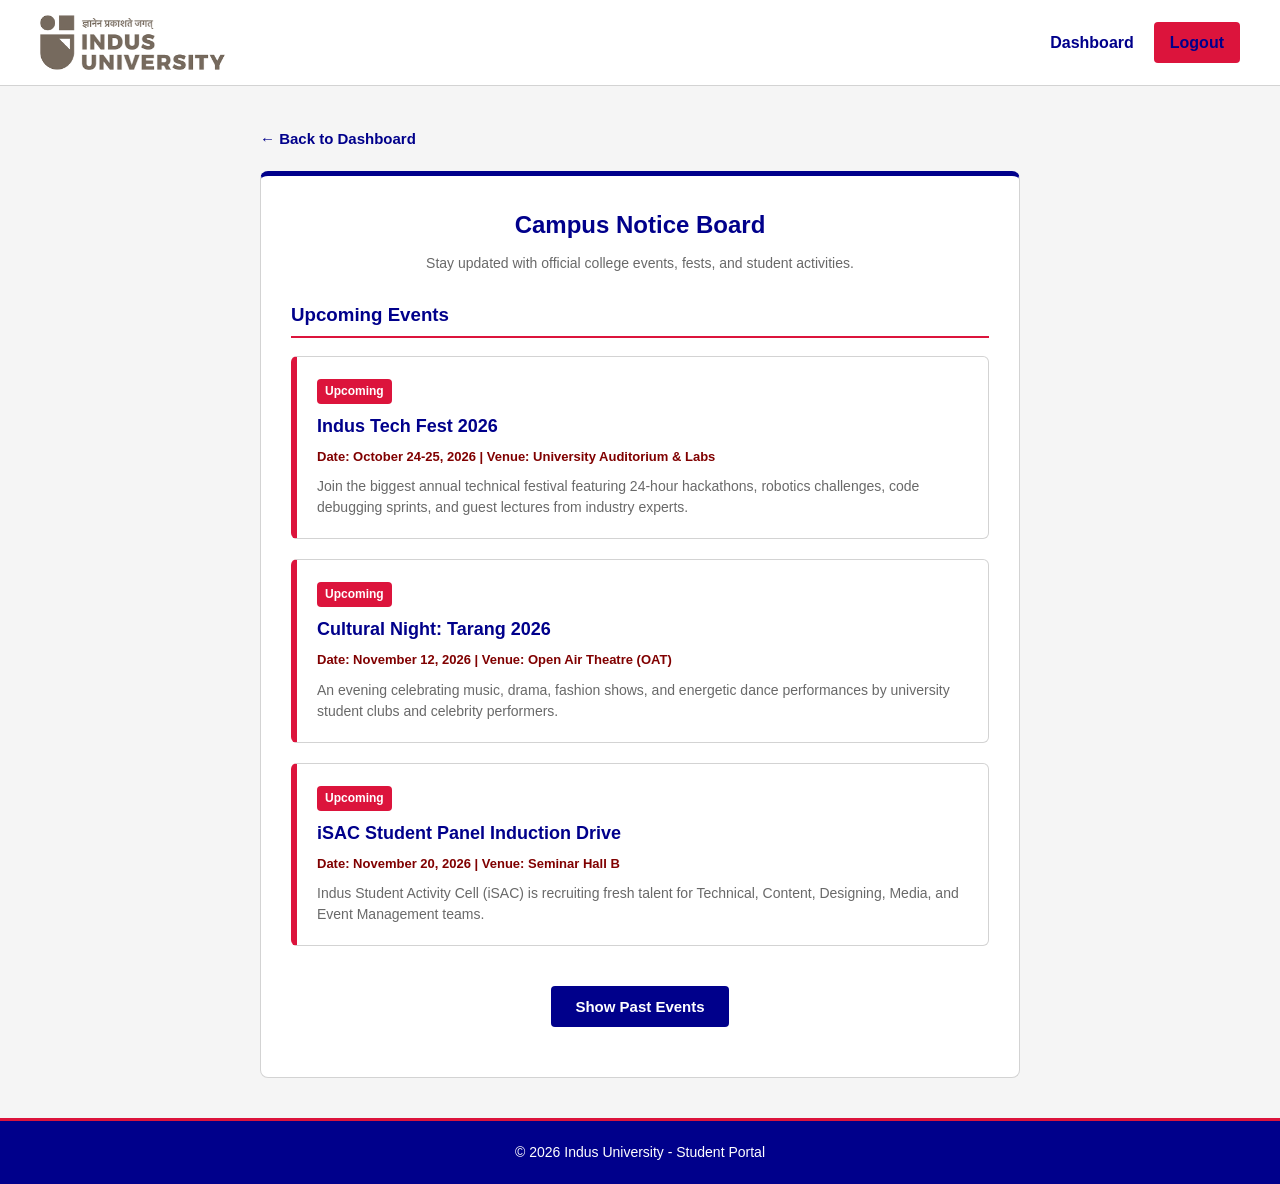
<file: events.html>
<!DOCTYPE html>
<html lang="en">

<head>
    <meta charset="UTF-8">
    <meta name="viewport" content="width=device-width, initial-scale=1.0">
    <title>Indus University - Events &amp; Notice Board</title>
    <!-- Link to external stylesheet -->
    <link rel="stylesheet" href="style.css">
</head>

<body>

    <!-- Header and Navigation Bar -->
    <header class="navbar">
        <div class="brand-container">
            <img src="OIP (1).jpg" alt="Indus Logo" class="brand-logo">
            <a href="index.html" class="logo" style="color: darkblue; text-decoration: none;"></a>
        </div>
        <nav class="nav-links">
            <a href="dashboard.html">Dashboard</a>
            <a href="index.html" class="logout-btn">Logout</a>
        </nav>
    </header>

    <!-- Main Content Container -->
    <main class="page-container" style="max-width: 800px;">
        <!-- Back to Dashboard Link -->
        <a href="dashboard.html" class="back-link">&larr; Back to Dashboard</a>

        <div class="portal-box">
            <h2>Campus Notice Board</h2>
            <p class="desc">Stay updated with official college events, fests, and student activities.</p>

            <!-- Upcoming Events Section -->
            <h3 style="color: darkblue; margin-bottom: 18px; border-bottom: 2px solid crimson; padding-bottom: 6px;">
                Upcoming Events</h3>

            <!-- Card 1: Tech Fest -->
            <div class="event-card">
                <span class="event-badge">Upcoming</span>
                <h3>Indus Tech Fest 2026</h3>
                <p class="event-meta">Date: October 24-25, 2026 | Venue: University Auditorium &amp; Labs</p>
                <p>Join the biggest annual technical festival featuring 24-hour hackathons, robotics challenges, code
                    debugging sprints, and guest lectures from industry experts.</p>
            </div>

            <!-- Card 2: Cultural Night -->
            <div class="event-card">
                <span class="event-badge">Upcoming</span>
                <h3>Cultural Night: Tarang 2026</h3>
                <p class="event-meta">Date: November 12, 2026 | Venue: Open Air Theatre (OAT)</p>
                <p>An evening celebrating music, drama, fashion shows, and energetic dance performances by university
                    student clubs and celebrity performers.</p>
            </div>

            <!-- Card 3: iSAC Induction -->
            <div class="event-card">
                <span class="event-badge">Upcoming</span>
                <h3>iSAC Student Panel Induction Drive</h3>
                <p class="event-meta">Date: November 20, 2026 | Venue: Seminar Hall B</p>
                <p>Indus Student Activity Cell (iSAC) is recruiting fresh talent for Technical, Content, Designing,
                    Media, and Event Management teams.</p>
            </div>

            <!-- Button to unhide past events using JavaScript -->
            <div style="text-align: center;">
                <button type="button" id="toggleBtn" class="toggle-btn" onclick="togglePastEvents()">Show Past
                    Events</button>
            </div>

            <!-- Past Events Section (Hidden by default) -->
            <div id="pastEventsContainer">
                <h3
                    style="color: dimgray; margin-bottom: 18px; border-bottom: 2px solid lightgray; padding-bottom: 6px;">
                    Past Events Archive</h3>

                <!-- Past Event Card 1 -->
                <div class="event-card past-card">
                    <span class="event-badge past-badge">Completed</span>
                    <h3>Annual Sports Meet: Spardha</h3>
                    <p class="event-meta" style="color: dimgray;">Date: January 15-18, 2026 | Venue: University Sports
                        Complex</p>
                    <p>Inter-departmental tournaments in Cricket, Football, Volleyball, Badminton, and Table Tennis with
                        over 800 student participants.</p>
                </div>

                <!-- Past Event Card 2 -->
                <div class="event-card past-card">
                    <span class="event-badge past-badge">Completed</span>
                    <h3>Indus Orientation &amp; Welcome Ceremony</h3>
                    <p class="event-meta" style="color: dimgray;">Date: August 5, 2026 | Venue: Main Auditorium</p>
                    <p>Official welcome induction for all incoming 1st-year undergraduate students, introducing faculty
                        deans, campus facilities, and clubs.</p>
                </div>
            </div>

        </div>
    </main>

    <!-- Footer -->
    <footer>
        <p>&copy; 2026 Indus University - Student Portal</p>
    </footer>

    <!-- Beginner-friendly Vanilla JavaScript to Toggle Past Events -->
    <script>
        function togglePastEvents() {
            // Get the past events container and the button element
            var container = document.getElementById("pastEventsContainer");
            var button = document.getElementById("toggleBtn");

            // Check the current display status
            if (container.style.display === "block") {
                // Hide past events
                container.style.display = "none";
                button.innerText = "Show Past Events";
            } else {
                // Unhide past events using style.display = 'block'
                container.style.display = "block";
                button.innerText = "Hide Past Events";
            }
        }
    </script>

</body>

</html>
</file>
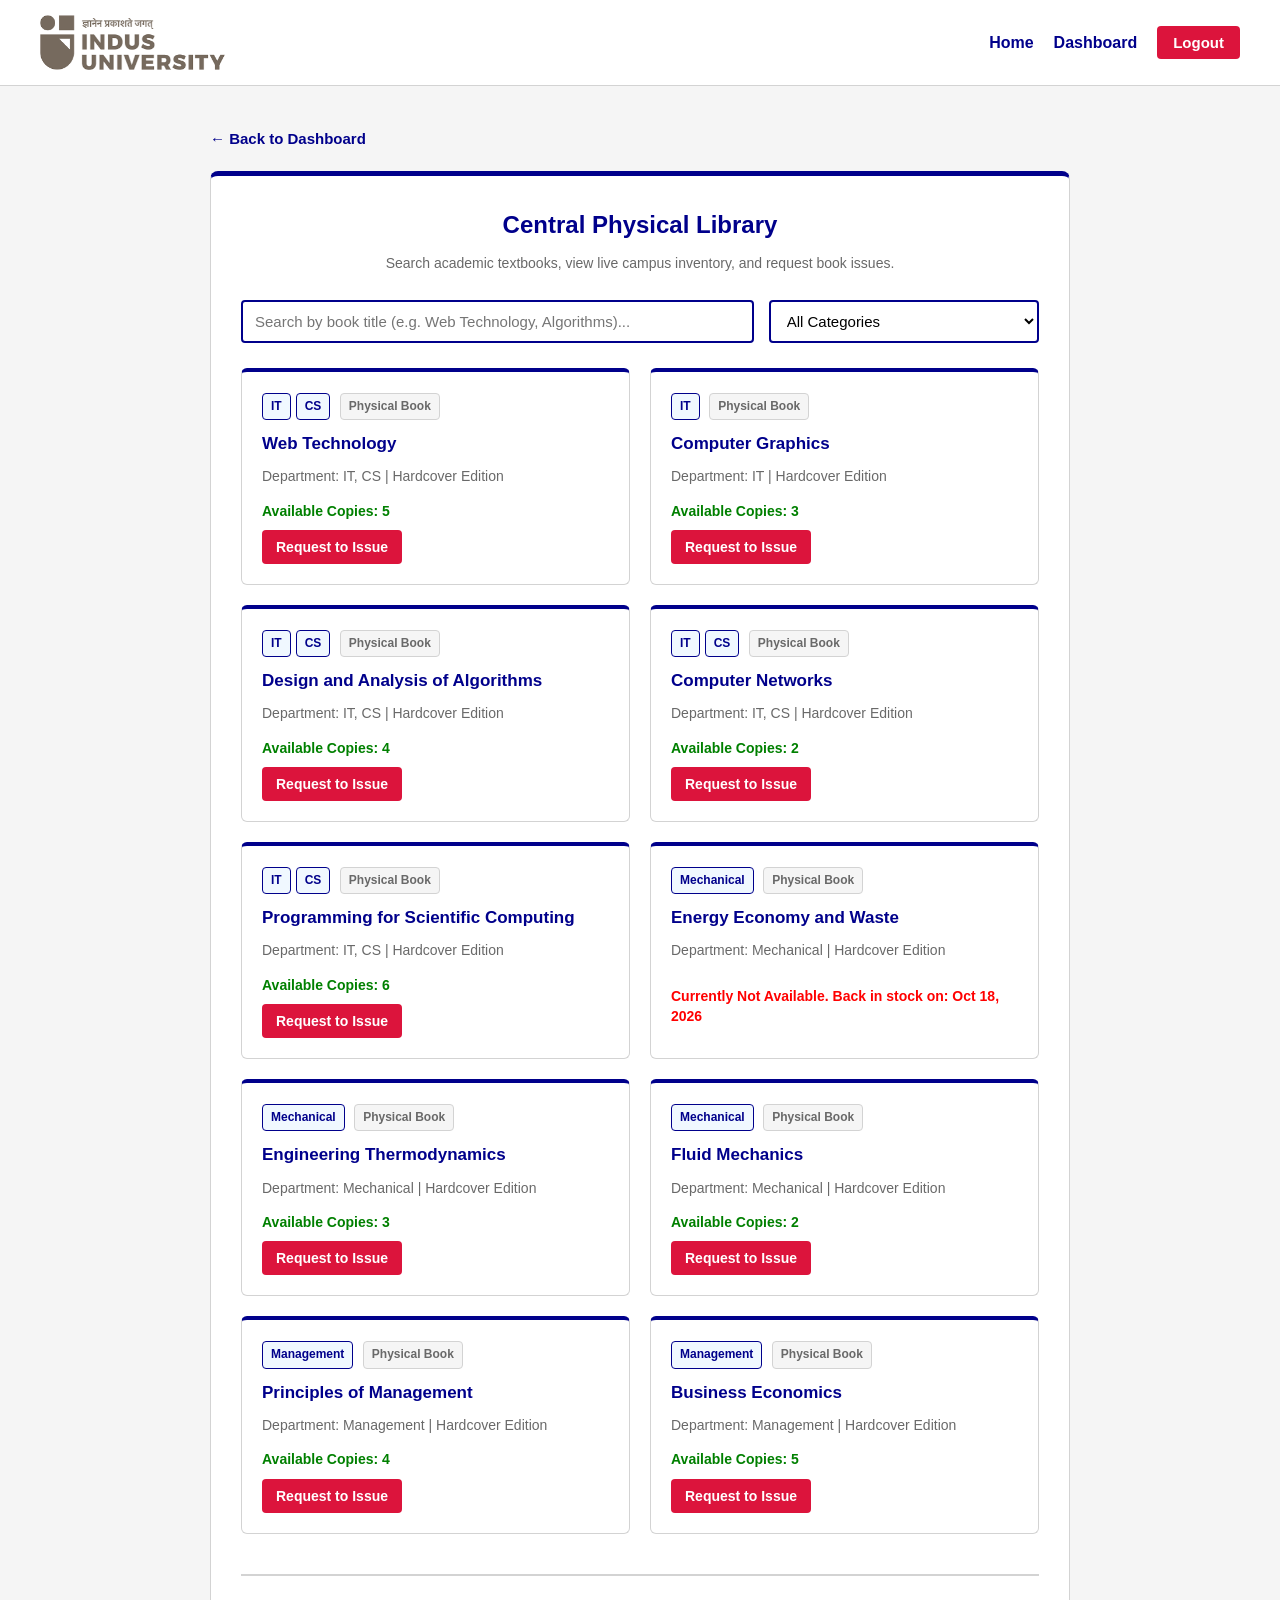
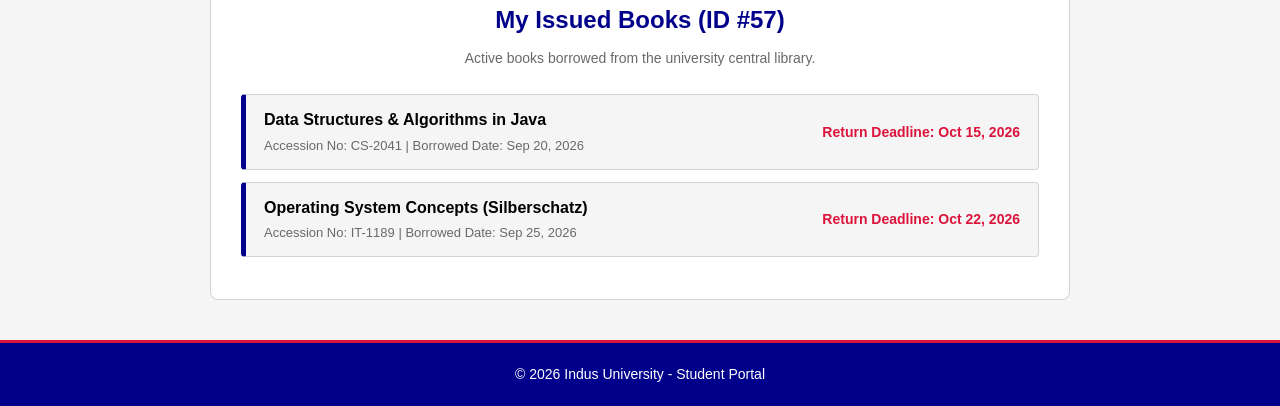
<file: library.html>
<!DOCTYPE html>
<html lang="en">

<head>
    <meta charset="UTF-8">
    <meta name="viewport" content="width=device-width, initial-scale=1.0">
    <title>Indus University - Physical Library</title>
    <!-- Link to external stylesheet -->
    <link rel="stylesheet" href="style.css">
</head>

<body>

    <!-- Header and Navigation Bar -->
    <header class="navbar">
        <div class="brand-container">
            <img src="OIP (1).jpg" alt="Indus Logo" class="brand-logo">
            <a href="index.html" class="logo" style="color: darkblue; text-decoration: none;"></a>
        </div>
        <nav class="nav-links">
            <a href="index.html">Home</a>
            <a href="dashboard.html">Dashboard</a>
            <button class="logout-btn" onclick="handleLogout(event)">Logout</button>
        </nav>
    </header>

    <!-- Main Content Container -->
    <main class="directory-container">
        <!-- Back to Dashboard Link -->
        <a href="dashboard.html" class="back-link">&larr; Back to Dashboard</a>

        <div class="portal-box">
            <h2>Central Physical Library</h2>
            <p class="desc">Search academic textbooks, view live campus inventory, and request book issues.</p>

            <!-- Search and Category Filter Row -->
            <div class="filter-row">
                <input type="text" id="searchInput" onkeyup="filterBooks()"
                    placeholder="Search by book title (e.g. Web Technology, Algorithms)...">
                <select id="categoryFilter" onchange="filterBooks()">
                    <option value="All">All Categories</option>
                    <option value="IT">IT</option>
                    <option value="CS">CS</option>
                    <option value="Mechanical">Mechanical</option>
                    <option value="Management">Management</option>
                </select>
            </div>

            <!-- Dynamic Books Grid -->
            <div id="bookGrid" class="book-grid">
                <!-- Book cards are dynamically rendered by JavaScript -->
            </div>

            <!-- My Issued Books Section -->
            <div class="issued-books-section">
                <h2>My Issued Books (ID #57)</h2>
                <p class="desc">Active books borrowed from the university central library.</p>

                <ul class="issued-list">
                    <li class="issued-item">
                        <div>
                            <b>Data Structures &amp; Algorithms in Java</b>
                            <p style="color: dimgray; font-size: 13px; margin: 3px 0 0 0;">Accession No: CS-2041 |
                                Borrowed Date: Sep 20, 2026</p>
                        </div>
                        <span class="deadline-tag">Return Deadline: Oct 15, 2026</span>
                    </li>
                    <li class="issued-item">
                        <div>
                            <b>Operating System Concepts (Silberschatz)</b>
                            <p style="color: dimgray; font-size: 13px; margin: 3px 0 0 0;">Accession No: IT-1189 |
                                Borrowed Date: Sep 25, 2026</p>
                        </div>
                        <span class="deadline-tag">Return Deadline: Oct 22, 2026</span>
                    </li>
                </ul>
            </div>

        </div>
    </main>

    <!-- Global Standard Footer -->
    <footer>
        <p>&copy; 2026 Indus University - Student Portal</p>
    </footer>

    <!-- Beginner-friendly Vanilla JavaScript Inventory Logic -->
    <script>
        // Exact Book Catalog Array of Objects with Multiple Categories
        const books = [
            { id: 0, title: 'Web Technology', category: 'IT, CS', copies: 5, restockDate: null, requested: false },
            { id: 1, title: 'Computer Graphics', category: 'IT', copies: 3, restockDate: null, requested: false },
            { id: 2, title: 'Design and Analysis of Algorithms', category: 'IT, CS', copies: 4, restockDate: null, requested: false },
            { id: 3, title: 'Computer Networks', category: 'IT, CS', copies: 2, restockDate: null, requested: false },
            { id: 4, title: 'Programming for Scientific Computing', category: 'IT, CS', copies: 6, restockDate: null, requested: false },
            { id: 5, title: 'Energy Economy and Waste', category: 'Mechanical', copies: 0, restockDate: 'Oct 18, 2026', requested: false },
            { id: 6, title: 'Engineering Thermodynamics', category: 'Mechanical', copies: 3, restockDate: null, requested: false },
            { id: 7, title: 'Fluid Mechanics', category: 'Mechanical', copies: 2, restockDate: null, requested: false },
            { id: 8, title: 'Principles of Management', category: 'Management', copies: 4, restockDate: null, requested: false },
            { id: 9, title: 'Business Economics', category: 'Management', copies: 5, restockDate: null, requested: false }
        ];

        // Function 1: Render book cards with split department tags and inventory controls
        function renderBooks(bookList) {
            var grid = document.getElementById("bookGrid");

            if (bookList.length === 0) {
                grid.innerHTML = "<p style='color: dimgray; padding: 20px 0;'>No books found matching your search.</p>";
                return;
            }

            var html = "";
            for (var i = 0; i < bookList.length; i++) {
                var book = bookList[i];

                // Split category string by comma into an array of individual departments
                var deptArray = book.category.split(',');
                var deptTagsHTML = "";
                for (var d = 0; d < deptArray.length; d++) {
                    var deptName = deptArray[d].trim();
                    deptTagsHTML += "<span class='book-type-badge' style='background-color: aliceblue; border: 1px solid darkblue; color: darkblue; margin-right: 5px;'>" + deptName + "</span>";
                }

                html += "<div class='book-card'>";
                html += "  <div>";
                html += "    <div class='book-badges'>";
                html += deptTagsHTML;
                html += "      <span class='book-type-badge' style='background-color: whitesmoke; border: 1px solid lightgray; color: dimgray;'>Physical Book</span>";
                html += "    </div>";
                html += "    <h3>" + book.title + "</h3>";
                html += "    <p>Department: " + book.category + " | Hardcover Edition</p>";
                html += "  </div>";

                // Conditional Inventory Rendering
                if (book.requested) {
                    // Already requested by the student
                    html += "  <div>";
                    html += "    <p style='color: green; font-weight: bold; margin-bottom: 8px; font-size: 14px;'>Available Copies: " + book.copies + "</p>";
                    html += "    <button type='button' class='btn-issue' style='background-color: green; color: white;' disabled>Requested</button>";
                    html += "  </div>";
                } else if (book.copies > 0) {
                    // Available in stock
                    html += "  <div>";
                    html += "    <p style='color: green; font-weight: bold; margin-bottom: 8px; font-size: 14px;'>Available Copies: " + book.copies + "</p>";
                    html += "    <button type='button' class='btn-issue' style='background-color: crimson; color: white;' onclick='issueBook(" + book.id + ")'>Request to Issue</button>";
                    html += "  </div>";
                } else {
                    // Out of stock
                    html += "  <div>";
                    html += "    <p style='color: red; font-weight: bold; font-size: 14px; margin-top: 10px; line-height: 1.4;'>Currently Not Available. Back in stock on: " + book.restockDate + "</p>";
                    html += "  </div>";
                }

                html += "</div>";
            }

            grid.innerHTML = html;
        }

        // Function 2: Filter books using .filter() with .includes() for multiple categories
        function filterBooks() {
            var searchKeyword = document.getElementById("searchInput").value.toLowerCase();
            var selectedCategory = document.getElementById("categoryFilter").value;

            var filteredBooks = books.filter(function (book) {
                var matchesTitle = book.title.toLowerCase().includes(searchKeyword);
                // Check if book.category includes selectedCategory string (e.g., 'IT, CS' includes 'CS')
                var matchesCategory = (selectedCategory === "All" || book.category.includes(selectedCategory));
                return matchesTitle && matchesCategory;
            });

            renderBooks(filteredBooks);
        }

        // Function 3: Dynamic inventory deduction when 'Request to Issue' is clicked
        function issueBook(bookId) {
            // Find book in the main array
            var book = books.find(function (b) {
                return b.id === bookId;
            });

            if (book && book.copies > 0 && !book.requested) {
                // 1. Decrease specific book's copies by 1
                book.copies--;

                // 2. Mark as requested to lock button state
                book.requested = true;

                // 3. Immediately re-render list so UI updates the available count and button
                filterBooks();
            }
        }

        // Function 4: Logout handler
        function handleLogout(event) {
            event.preventDefault();
            localStorage.removeItem('isLoggedIn');
            window.location.href = "index.html";
        }

        // Initial render on page load
        renderBooks(books);
    </script>

</body>

</html>
</file>
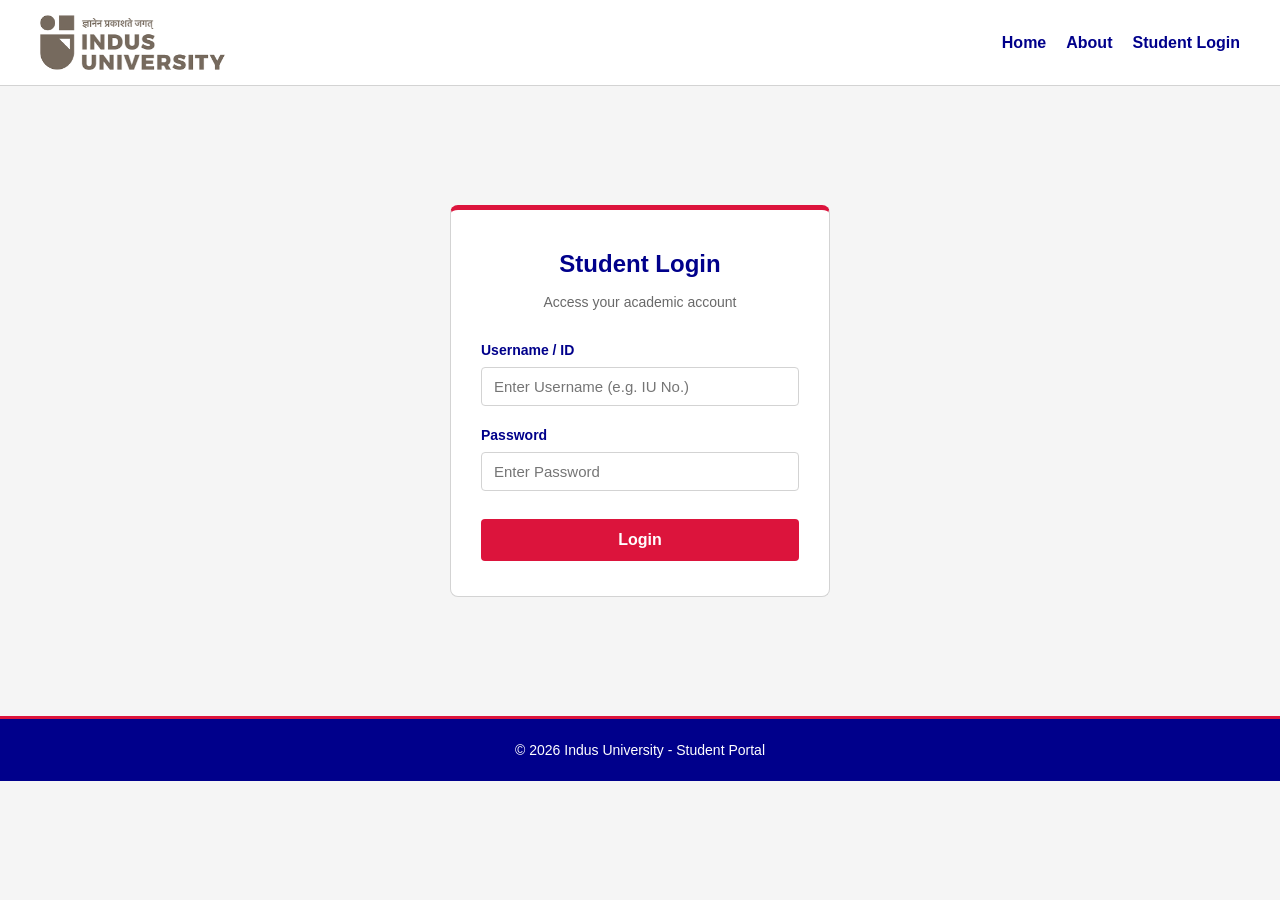
<file: login.html>
<!DOCTYPE html>
<html lang="en">

<head>
    <meta charset="UTF-8">
    <meta name="viewport" content="width=device-width, initial-scale=1.0">
    <title>Indus University - Student Login</title>
    <!-- Link to external stylesheet -->
    <link rel="stylesheet" href="style.css">
</head>

<body>

    <!-- Header and Navigation Bar -->
    <header class="navbar">
        <div class="brand-container">
            <img src="OIP (1).jpg" alt="Indus Logo" class="brand-logo">
            <a href="index.html" class="logo" style="color: darkblue; text-decoration: none;"></a>
        </div>
        <nav class="nav-links">
            <a href="index.html">Home</a>
            <a href="index.html#about">About</a>
            <a href="login.html" class="login-btn">Student Login</a>
        </nav>
    </header>

    <!-- Login Section -->
    <main class="login-section">
        <div class="login-card">
            <h2>Student Login</h2>
            <p class="subtitle">Access your academic account</p>

            <form onsubmit="handleLogin(event)">
                <div class="input-group">
                    <label for="username">Username / ID</label>
                    <input type="text" id="username" placeholder="Enter Username (e.g. IU No.)" required>
                </div>

                <div class="input-group">
                    <label for="password">Password</label>
                    <input type="password" id="password" placeholder="Enter Password" required>
                </div>

                <button type="submit" class="login-submit-btn">Login</button>
            </form>
        </div>
    </main>

    <!-- Footer -->
    <footer>
        <p>&copy; 2026 Indus University - Student Portal</p>
    </footer>

    <!-- Beginner-friendly Vanilla JavaScript validation -->
    <script>
        function handleLogin(event) {
            // Prevent page refresh on form submit
            event.preventDefault();

            // Retrieve entered values from input fields
            var user = document.getElementById("username").value;
            var pass = document.getElementById("password").value;

            // Check if credentials match exactly
            if (user === "IU2441220057" && pass === "123") {
                // Save login state in browser localStorage
                localStorage.setItem('isLoggedIn', 'true');
                // Redirect to dashboard page on success
                window.location.href = "dashboard.html";
            } else {
                // Alert user on incorrect credentials
                alert("Invalid Credentials");
            }
        }
    </script>

</body>

</html>
</file>
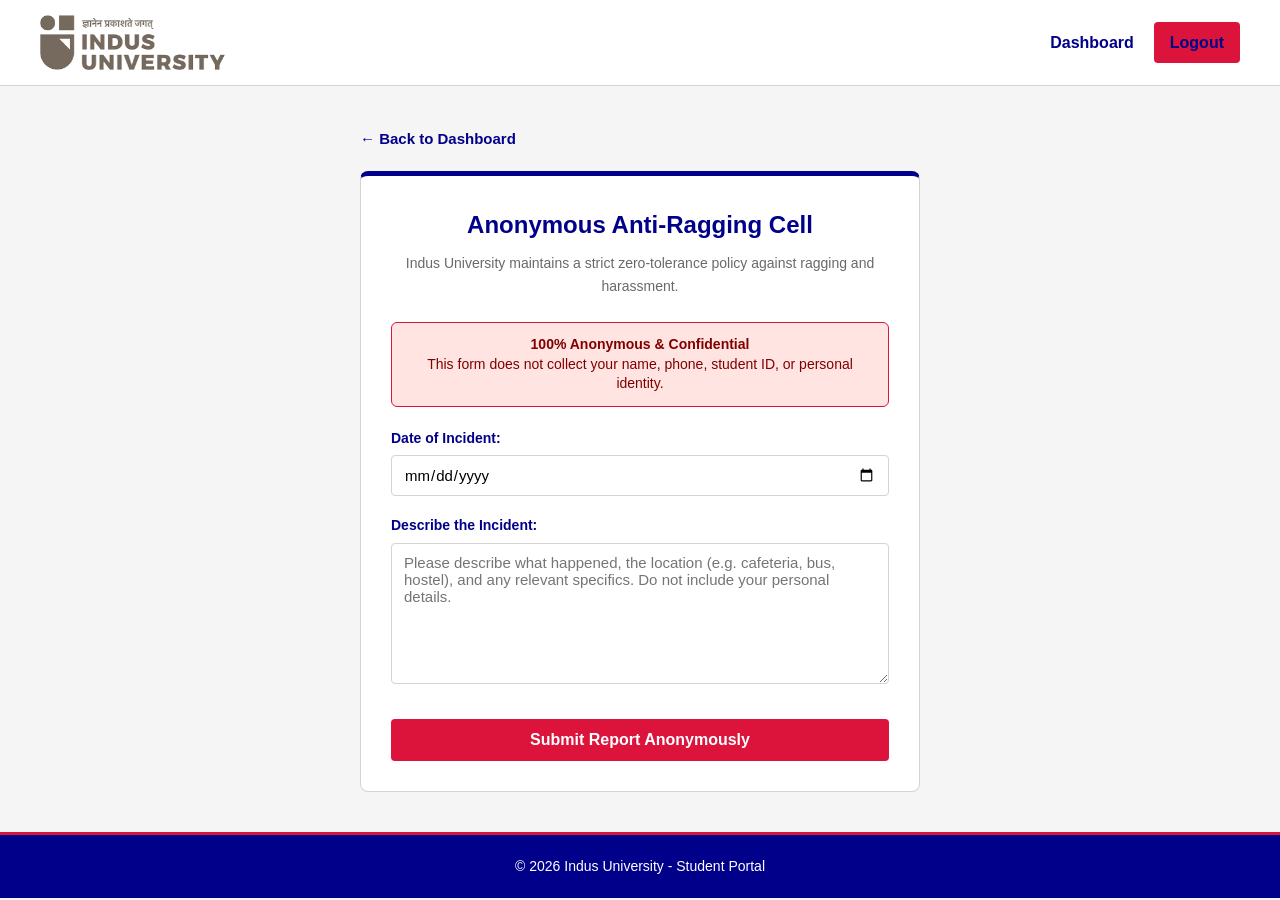
<file: ragging.html>
<!DOCTYPE html>
<html lang="en">

<head>
    <meta charset="UTF-8">
    <meta name="viewport" content="width=device-width, initial-scale=1.0">
    <title>Indus University - Anonymous Anti-Ragging Cell</title>
    <!-- Link to external stylesheet -->
    <link rel="stylesheet" href="style.css">
</head>

<body>

    <!-- Header and Navigation Bar -->
    <header class="navbar">
        <div class="brand-container">
            <img src="OIP (1).jpg" alt="Indus Logo" class="brand-logo">
            <a href="index.html" class="logo" style="color: darkblue; text-decoration: none;"></a>
        </div>
        <nav class="nav-links">
            <a href="dashboard.html">Dashboard</a>
            <a href="index.html" class="logout-btn">Logout</a>
        </nav>
    </header>

    <!-- Main Content Container -->
    <main class="page-container">
        <!-- Back to Dashboard Link -->
        <a href="dashboard.html" class="back-link">&larr; Back to Dashboard</a>

        <div class="portal-box">
            <h2>Anonymous Anti-Ragging Cell</h2>
            <p class="desc">Indus University maintains a strict zero-tolerance policy against ragging and harassment.
            </p>

            <!-- Confidentiality Notice Banner -->
            <div class="anonymous-banner">
                <b>100% Anonymous & Confidential</b><br>
                This form does not collect your name, phone, student ID, or personal identity.
            </div>

            <!-- Anonymous Incident Reporting Form -->
            <form id="raggingForm" onsubmit="submitAnonymousReport(event)">
                <!-- Date of Incident -->
                <div class="input-group">
                    <label for="incidentDate">Date of Incident:</label>
                    <input type="date" id="incidentDate" required>
                </div>

                <!-- Describe the Incident -->
                <div class="input-group">
                    <label for="incidentDetails">Describe the Incident:</label>
                    <textarea id="incidentDetails" rows="7"
                        placeholder="Please describe what happened, the location (e.g. cafeteria, bus, hostel), and any relevant specifics. Do not include your personal details."
                        required></textarea>
                </div>

                <button type="submit" class="login-submit-btn">Submit Report Anonymously</button>
            </form>
        </div>
    </main>

    <!-- Footer -->
    <footer>
        <p>&copy; 2026 Indus University - Student Portal</p>
    </footer>

    <!-- Beginner-friendly Vanilla JavaScript Form Handler -->
    <script>
        function submitAnonymousReport(event) {
            // Prevent standard form submission reload
            event.preventDefault();

            // Display assurance confirmation message
            alert('Report submitted securely and anonymously. Action will be taken.');

            // Clear the textarea and input fields
            document.getElementById("raggingForm").reset();
        }
    </script>

</body>

</html>
</file>
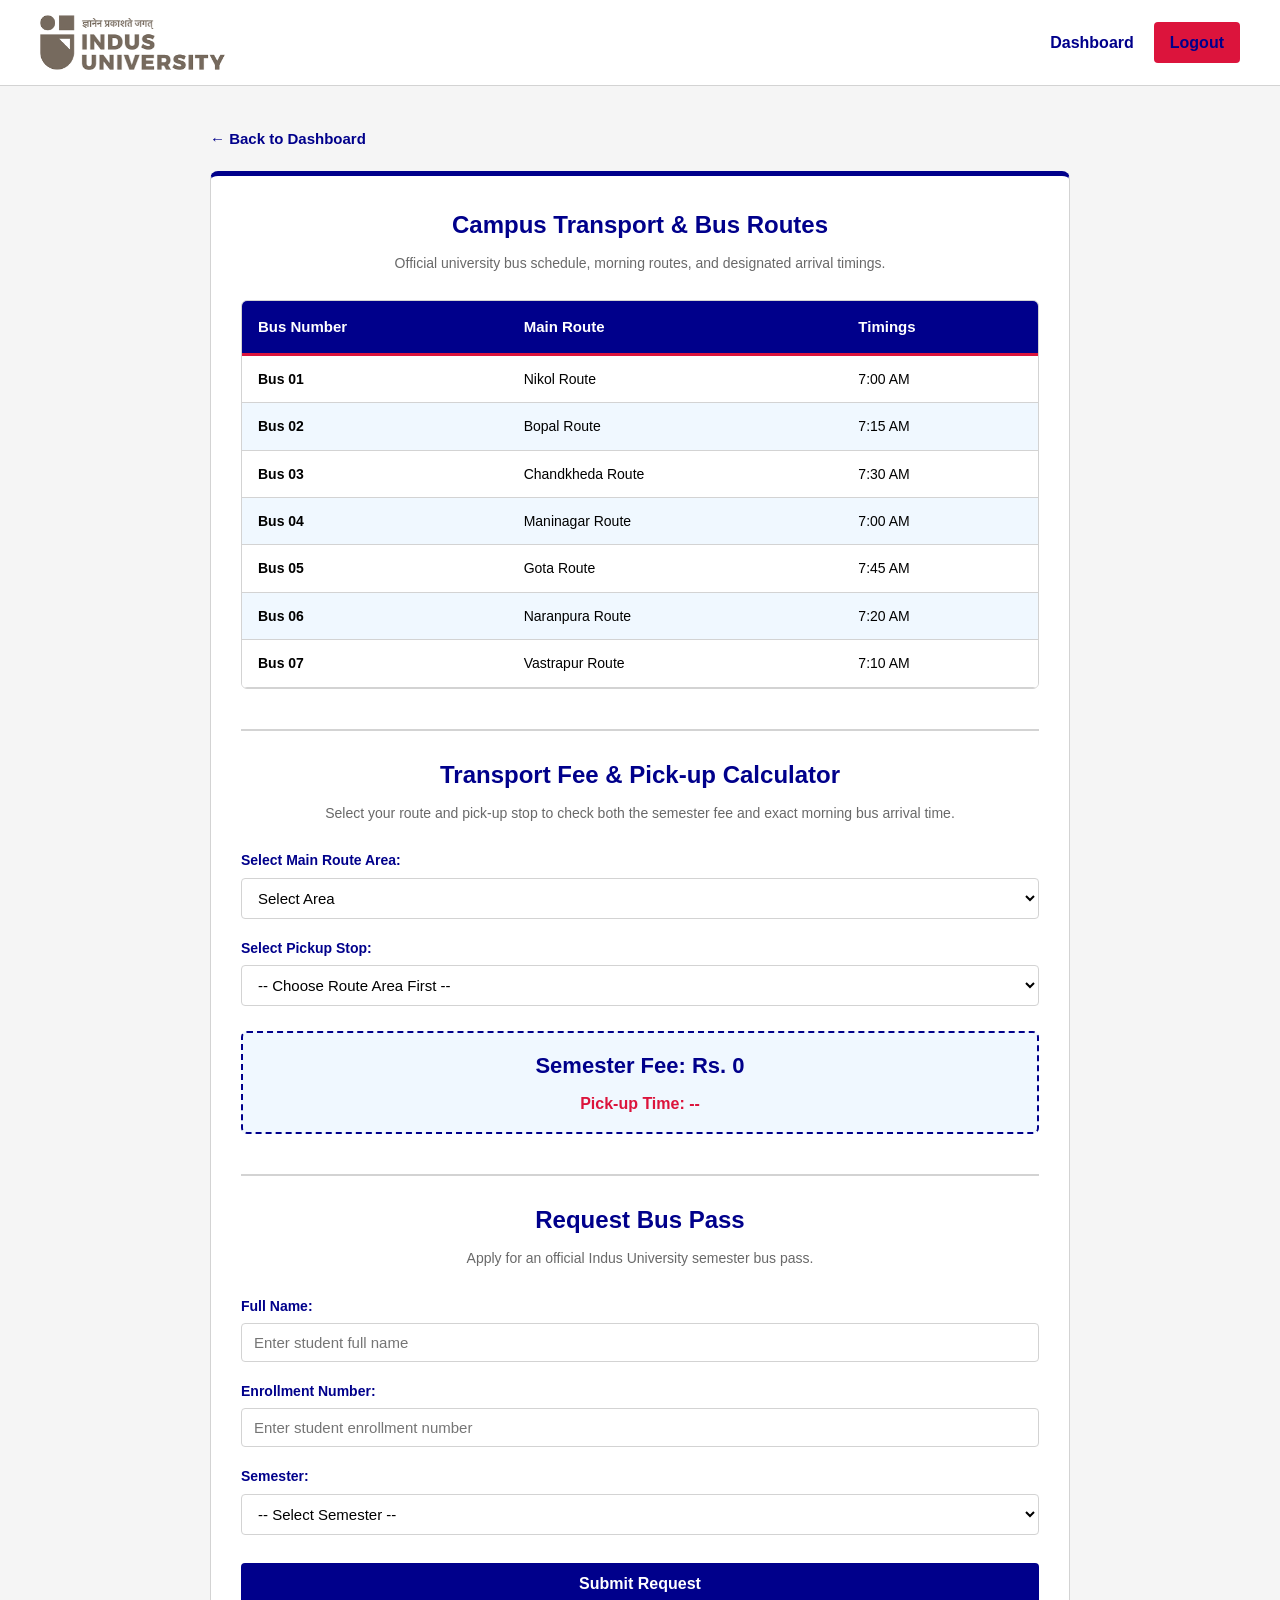
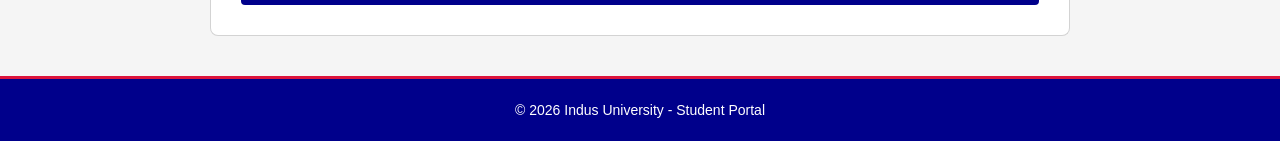
<file: transport.html>
<!DOCTYPE html>
<html lang="en">

<head>
    <meta charset="UTF-8">
    <meta name="viewport" content="width=device-width, initial-scale=1.0">
    <title>Indus University - Campus Transport</title>
    <!-- Link to external stylesheet -->
    <link rel="stylesheet" href="style.css">
</head>

<body>

    <!-- Header and Navigation Bar -->
    <header class="navbar">
        <div class="brand-container">
            <img src="OIP (1).jpg" alt="Indus Logo" class="brand-logo">
            <a href="index.html" class="logo" style="color: darkblue; text-decoration: none;"></a>
        </div>
        <nav class="nav-links">
            <a href="dashboard.html">Dashboard</a>
            <a href="index.html" class="logout-btn">Logout</a>
        </nav>
    </header>

    <!-- Main Content Container -->
    <main class="directory-container">
        <!-- Back to Dashboard Link -->
        <a href="dashboard.html" class="back-link">&larr; Back to Dashboard</a>

        <div class="portal-box">
            <h2>Campus Transport &amp; Bus Routes</h2>
            <p class="desc">Official university bus schedule, morning routes, and designated arrival timings.</p>

            <!-- Clean Table with Exact 7 Routes (No sub-stops in table) -->
            <div class="table-wrapper">
                <table class="directory-table">
                    <thead>
                        <tr>
                            <th>Bus Number</th>
                            <th>Main Route</th>
                            <th>Timings</th>
                        </tr>
                    </thead>
                    <tbody>
                        <tr>
                            <td><b>Bus 01</b></td>
                            <td>Nikol Route</td>
                            <td>7:00 AM</td>
                        </tr>
                        <tr>
                            <td><b>Bus 02</b></td>
                            <td>Bopal Route</td>
                            <td>7:15 AM</td>
                        </tr>
                        <tr>
                            <td><b>Bus 03</b></td>
                            <td>Chandkheda Route</td>
                            <td>7:30 AM</td>
                        </tr>
                        <tr>
                            <td><b>Bus 04</b></td>
                            <td>Maninagar Route</td>
                            <td>7:00 AM</td>
                        </tr>
                        <tr>
                            <td><b>Bus 05</b></td>
                            <td>Gota Route</td>
                            <td>7:45 AM</td>
                        </tr>
                        <tr>
                            <td><b>Bus 06</b></td>
                            <td>Naranpura Route</td>
                            <td>7:20 AM</td>
                        </tr>
                        <tr>
                            <td><b>Bus 07</b></td>
                            <td>Vastrapur Route</td>
                            <td>7:10 AM</td>
                        </tr>
                    </tbody>
                </table>
            </div>

            <!-- Advanced Dynamic Transport Fee & Pick-up Calculator -->
            <div style="margin-top: 40px; border-top: 2px solid lightgray; padding-top: 25px;">
                <h2>Transport Fee &amp; Pick-up Calculator</h2>
                <p class="desc">Select your route and pick-up stop to check both the semester fee and exact morning bus
                    arrival time.</p>

                <!-- Area Dropdown -->
                <div class="input-group">
                    <label for="areaSelect">Select Main Route Area:</label>
                    <select id="areaSelect" onchange="updateStops()">
                        <option value="">Select Area</option>
                        <option value="Nikol Route">Nikol Route</option>
                        <option value="Bopal Route">Bopal Route</option>
                        <option value="Chandkheda Route">Chandkheda Route</option>
                        <option value="Maninagar Route">Maninagar Route</option>
                        <option value="Gota Route">Gota Route</option>
                        <option value="Naranpura Route">Naranpura Route</option>
                        <option value="Vastrapur Route">Vastrapur Route</option>
                    </select>
                </div>

                <!-- Stop Dropdown (populated dynamically) -->
                <div class="input-group">
                    <label for="stopSelect">Select Pickup Stop:</label>
                    <select id="stopSelect" onchange="updateFeeAndTime()">
                        <option value="">-- Choose Route Area First --</option>
                    </select>
                </div>

                <!-- Dynamic Fee & Pick-up Time Display -->
                <div class="fee-card">
                    <h3 id="feeText">Semester Fee: Rs. 0</h3>
                    <p id="timeText" style="color: crimson; font-weight: bold; font-size: 16px; margin-top: 8px;">
                        Pick-up Time: --</p>
                </div>
            </div>

            <!-- Request Bus Pass Form Section -->
            <div style="margin-top: 40px; border-top: 2px solid lightgray; padding-top: 25px;">
                <h2>Request Bus Pass</h2>
                <p class="desc">Apply for an official Indus University semester bus pass.</p>

                <form id="busPassForm" onsubmit="submitBusPass(event)">
                    <!-- Name Input -->
                    <div class="input-group">
                        <label for="passName">Full Name:</label>
                        <input type="text" id="passName" placeholder="Enter student full name" required>
                    </div>

                    <!-- Enrollment Input -->
                    <div class="input-group">
                        <label for="passEnrollment">Enrollment Number:</label>
                        <input type="text" id="passEnrollment" placeholder="Enter student enrollment number" required>
                    </div>

                    <!-- Semester Dropdown -->
                    <div class="input-group">
                        <label for="passSemester">Semester:</label>
                        <select id="passSemester" required>
                            <option value="">-- Select Semester --</option>
                            <option value="1">Semester 1</option>
                            <option value="2">Semester 2</option>
                            <option value="3">Semester 3</option>
                            <option value="4">Semester 4</option>
                            <option value="5">Semester 5</option>
                            <option value="6">Semester 6</option>
                            <option value="7">Semester 7</option>
                            <option value="8">Semester 8</option>
                        </select>
                    </div>

                    <button type="submit" class="calc-btn">Submit Request</button>
                </form>
            </div>

        </div>
    </main>

    <!-- Global Standard Footer -->
    <footer>
        <p>&copy; 2026 Indus University - Student Portal</p>
    </footer>

    <!-- Beginner-friendly Vanilla JavaScript Dynamic Calculator & Form Reset -->
    <script>
        // Nested JavaScript Object storing both fee and pick-up time per stop
        const routeData = {
            "Nikol Route": {
                "Nikol Gam": { fee: 12000, time: "6:45 AM" },
                "Thakkarbapanagar": { fee: 11500, time: "6:55 AM" },
                "Bapunagar Approach": { fee: 11000, time: "7:05 AM" }
            },
            "Bopal Route": {
                "South Bopal": { fee: 15000, time: "6:50 AM" },
                "Bopal Cross Road": { fee: 14500, time: "7:05 AM" },
                "Iskcon Cross Road": { fee: 13000, time: "7:20 AM" }
            },
            "Chandkheda Route": {
                "Chandkheda Bus Stand": { fee: 13500, time: "7:00 AM" },
                "Visat Circle": { fee: 13000, time: "7:15 AM" },
                "Motera": { fee: 12500, time: "7:25 AM" }
            },
            "Maninagar Route": {
                "Maninagar Station": { fee: 14000, time: "6:45 AM" },
                "Kankaria Lake": { fee: 13500, time: "7:00 AM" },
                "Danilimda": { fee: 12500, time: "7:15 AM" }
            },
            "Gota Route": {
                "Gota Cross Road": { fee: 12500, time: "7:15 AM" },
                "Vande Mataram": { fee: 12000, time: "7:25 AM" },
                "Silver Star": { fee: 11500, time: "7:35 AM" }
            },
            "Naranpura Route": {
                "Naranpura Post Office": { fee: 13000, time: "6:55 AM" },
                "Ankur Char Rasta": { fee: 12500, time: "7:05 AM" },
                "Pallav Cross Road": { fee: 12000, time: "7:15 AM" }
            },
            "Vastrapur Route": {
                "Vastrapur Lake": { fee: 14000, time: "6:50 AM" },
                "IIM Ahmedabad": { fee: 13500, time: "7:00 AM" },
                "Himmatlal Park": { fee: 13000, time: "7:10 AM" }
            }
        };

        // Function 1: Populate stops dropdown based on selected route
        function updateStops() {
            var area = document.getElementById("areaSelect").value;
            var stopSelect = document.getElementById("stopSelect");
            var feeText = document.getElementById("feeText");
            var timeText = document.getElementById("timeText");

            // Reset outputs
            feeText.innerText = "Semester Fee: Rs. 0";
            timeText.innerText = "Pick-up Time: --";

            // If user unselects or chooses default
            if (area === "" || !routeData[area]) {
                stopSelect.innerHTML = "<option value=''>-- Choose Route Area First --</option>";
                return;
            }

            // Build stop options from the keys of the chosen route
            var stops = routeData[area];
            var optionsHTML = "<option value=''>-- Select Stop --</option>";

            for (var stopName in stops) {
                optionsHTML += "<option value='" + stopName + "'>" + stopName + "</option>";
            }

            stopSelect.innerHTML = optionsHTML;
        }

        // Function 2: Update both Fee and Pick-up Time dynamically
        function updateFeeAndTime() {
            var area = document.getElementById("areaSelect").value;
            var stop = document.getElementById("stopSelect").value;
            var feeText = document.getElementById("feeText");
            var timeText = document.getElementById("timeText");

            if (area && stop && routeData[area] && routeData[area][stop]) {
                var stopDetails = routeData[area][stop];
                feeText.innerText = "Semester Fee: Rs. " + stopDetails.fee;
                timeText.innerText = "Pick-up Time: " + stopDetails.time;
            } else {
                feeText.innerText = "Semester Fee: Rs. 0";
                timeText.innerText = "Pick-up Time: --";
            }
        }

        // Function 3: Handle Bus Pass form submission
        function submitBusPass(event) {
            event.preventDefault();
            alert('Bus Pass Request Submitted to Admin!');
            document.getElementById("busPassForm").reset();
        }
    </script>

</body>

</html>
</file>
<file: style.css>
html {
    scroll-behavior: smooth;
}

/* Universal Reset */
* {
    margin: 0;
    padding: 0;
    box-sizing: border-box;
    font-family: Arial, Helvetica, sans-serif;
}

/* Page Background and Text */
body {
    background-color: whitesmoke;
    color: black;
    line-height: 1.6;
}

/* Top Announcement Ticker */
.top-ticker {
    background-color: midnightblue;
    color: white;
    overflow: hidden;
    white-space: nowrap;
    padding: 8px 0;
    font-size: 14px;
}

.ticker-track {
    display: inline-block;
    white-space: nowrap;
    animation: scroll-continuous 35s linear infinite;
}

@keyframes scroll-continuous {
    0% {
        transform: translateX(0);
    }

    100% {
        transform: translateX(-50%);
    }
}

/* Navigation Bar (Clean White Background) */
.navbar {
    background-color: white;
    color: darkblue;
    display: flex;
    justify-content: space-between;
    align-items: center;
    padding: 15px 40px;
    border-bottom: 1px solid lightgray;
}

/* Brand Logo & Name Container */
.brand-container {
    display: flex;
    align-items: center;
    gap: 12px;
}

.brand-logo {
    height: 55px;
    width: auto;
    object-fit: contain;
}

.logo {
    font-size: 22px;
    font-weight: bold;
    color: darkblue;
    letter-spacing: 1px;
}

.logo h2 {
    color: darkblue;
    letter-spacing: 1px;
}

.nav-links {
    display: flex;
    align-items: center;
}

.nav-links a,
.nav-links span {
    color: darkblue;
    text-decoration: none;
    margin-left: 20px;
    font-size: 16px;
    font-weight: bold;
}

.nav-links a:hover {
    color: crimson;
}

.nav-links .active {
    color: darkblue;
    border-bottom: 2px solid crimson;
    padding-bottom: 2px;
}

/* Logout Button */
.logout-btn {
    background-color: crimson;
    color: white;
    border: none;
    padding: 8px 16px;
    margin-left: 20px;
    border-radius: 4px;
    font-size: 15px;
    font-weight: bold;
    cursor: pointer;
    font-family: Arial, Helvetica, sans-serif;
}

.logout-btn:hover {
    background-color: maroon;
}

/* Hero Section (Midnightblue Background) */
.hero {
    background-color: midnightblue;
    color: white;
    text-align: center;
    padding: 75px 20px 65px 20px;
    border-bottom: 4px solid crimson;
}

.hero h1 {
    font-size: 40px;
    margin-bottom: 16px;
    color: white;
}

.hero h1 .highlight {
    color: crimson;
}

.hero p.hero-subtitle {
    font-size: 18px;
    color: white;
    max-width: 700px;
    margin: 0 auto 30px auto;
    line-height: 1.6;
}

.hero-buttons {
    margin-bottom: 45px;
}

.btn-get-started {
    display: inline-block;
    background-color: crimson;
    color: white;
    text-decoration: none;
    padding: 12px 28px;
    font-size: 16px;
    font-weight: bold;
    border-radius: 6px;
    margin: 0 8px;
}

.btn-get-started:hover {
    background-color: maroon;
}

.btn-explore,
.explore-btn {
    display: inline-block;
    background-color: transparent;
    color: white;
    border: 2px solid white;
    text-decoration: none;
    padding: 10px 26px;
    font-size: 16px;
    font-weight: bold;
    border-radius: 6px;
    margin: 0 8px;
}

.btn-explore:hover,
.explore-btn:hover {
    background-color: white;
    color: midnightblue;
}

/* Stats Bar (White Floating Boxes on Midnightblue) */
.stats-container {
    display: flex;
    justify-content: center;
    gap: 20px;
    max-width: 850px;
    margin: 0 auto;
    flex-wrap: wrap;
}

.stat-box {
    background-color: white;
    border: 1px solid lightgray;
    border-radius: 8px;
    padding: 18px 25px;
    flex: 1;
    min-width: 220px;
    text-align: center;
    box-shadow: 0 6px 18px black;
    transition: border-color 0.3s, box-shadow 0.3s, transform 0.3s;
}

.stat-box:hover {
    border-color: crimson;
    box-shadow: 0 10px 24px black;
    transform: translateY(-3px);
}

.stat-box h3 {
    font-size: 20px;
    color: darkblue;
    margin-bottom: 4px;
}

.stat-box p {
    font-size: 13px;
    color: darkblue;
}

/* Services Section (2x2 Grid) */
.services-section,
#services-section {
    background-color: whitesmoke;
    padding: 60px 20px;
}

.services-title {
    text-align: center;
    color: midnightblue;
    margin-bottom: 40px;
    font-size: 28px;
}

.services-grid {
    display: grid;
    grid-template-columns: repeat(2, 1fr);
    gap: 25px;
    max-width: 900px;
    margin: 0 auto;
}

.service-card {
    background-color: white;
    border: 1px solid lightgray;
    border-top: 4px solid darkblue;
    border-radius: 8px;
    padding: 30px;
    box-shadow: 0 4px 10px lightgray;
    text-decoration: none;
    display: block;
    text-align: left;
    transition: transform 0.3s, box-shadow 0.3s, border-top-color 0.3s;
}

.service-card:hover {
    transform: translateY(-5px);
    box-shadow: 0 10px 20px darkgray;
    border-top-color: crimson;
}

.service-card h3 {
    color: darkblue;
    margin-bottom: 10px;
    font-size: 20px;
}

.service-card p {
    color: dimgray;
    font-size: 14px;
    line-height: 1.5;
    margin-bottom: 15px;
}

.service-card .card-link-text {
    color: crimson;
    font-weight: bold;
    font-size: 14px;
}

.service-card:hover .card-link-text {
    color: maroon;
}

@media (max-width: 720px) {
    .services-grid {
        grid-template-columns: 1fr;
    }
}

/* Rounded Login Button in Nav */
.nav-links .login-btn-round {
    background-color: crimson;
    color: white;
    padding: 9px 20px;
    border-radius: 20px;
    text-decoration: none;
    font-weight: bold;
    font-size: 15px;
    margin-left: 20px;
}

.nav-links .login-btn-round:hover {
    background-color: maroon;
    color: white;
}

.about p {
    max-width: 800px;
    margin: 0 auto;
    color: dimgray;
    font-size: 16px;
}

/* Footer Section */
footer {
    background-color: darkblue;
    color: white;
    text-align: center;
    padding: 20px;
    border-top: 3px solid crimson;
}

footer p {
    font-size: 14px;
}

/* Login Page Styles */
.login-section {
    display: flex;
    justify-content: center;
    align-items: center;
    padding: 60px 20px;
    min-height: 70vh;
}

.login-card {
    background-color: white;
    border: 1px solid lightgray;
    border-top: 5px solid crimson;
    border-radius: 8px;
    padding: 35px 30px;
    width: 100%;
    max-width: 380px;
    text-align: center;
}

.login-card h2 {
    color: darkblue;
    margin-bottom: 8px;
}

.login-card .subtitle {
    color: dimgray;
    font-size: 14px;
    margin-bottom: 25px;
}

.input-group {
    text-align: left;
    margin-bottom: 18px;
}

.input-group label {
    display: block;
    font-size: 14px;
    font-weight: bold;
    color: darkblue;
    margin-bottom: 6px;
}

.input-group input,
.input-group select,
.input-group textarea {
    width: 100%;
    padding: 10px 12px;
    font-size: 15px;
    border: 1px solid lightgray;
    border-radius: 4px;
    outline: none;
    background-color: white;
    font-family: Arial, Helvetica, sans-serif;
}

.input-group input:focus,
.input-group select:focus,
.input-group textarea:focus {
    border-color: darkblue;
}

.login-submit-btn {
    width: 100%;
    background-color: crimson;
    color: white;
    padding: 12px;
    font-size: 16px;
    font-weight: bold;
    border: none;
    border-radius: 4px;
    cursor: pointer;
    margin-top: 10px;
}

.login-submit-btn:hover {
    background-color: maroon;
}

.hint-text {
    margin-top: 15px;
    font-size: 13px;
    color: dimgray;
}

/* Dashboard Styles */
.dashboard-welcome {
    background-color: aliceblue;
    padding: 30px 40px;
    border-bottom: 2px solid lightgray;
    text-align: center;
}

.dashboard-welcome h1 {
    color: darkblue;
    font-size: 28px;
    margin-bottom: 6px;
}

.dashboard-welcome p {
    /* color: dimgray; */
    font-size: 16px;
}

.dashboard-section {
    padding: 40px 20px;
    max-width: 1000px;
    margin: 0 auto;
    min-height: 60vh;
}

.dashboard-grid {
    display: flex;
    flex-wrap: wrap;
    justify-content: center;
    gap: 25px;
    margin-top: 20px;
}

.dashboard-card {
    display: block;
    background-color: white;
    border: 1px solid lightgray;
    border-top: 5px solid darkblue;
    border-radius: 8px;
    padding: 30px 25px;
    width: 280px;
    text-decoration: none;
    text-align: center;
}

.dashboard-card:hover {
    border-top-color: crimson;
}

.dashboard-card h3 {
    color: darkblue;
    margin-bottom: 12px;
    font-size: 20px;
}

.dashboard-card p {
    color: dimgray;
    font-size: 14px;
    line-height: 1.5;
    margin-bottom: 15px;
}

.dashboard-card .card-link-text {
    color: crimson;
    font-weight: bold;
    font-size: 14px;
}

.dashboard-card:hover .card-link-text {
    color: maroon;
}

.logout-btn {
    background-color: crimson;
    color: white;
    padding: 8px 16px;
    border-radius: 4px;
    text-decoration: none;
    font-weight: bold;
}

.logout-btn:hover {
    background-color: maroon;
    color: white;
}

/* Feature Page & Calculator Styles */
.page-container {
    padding: 40px 20px;
    max-width: 600px;
    margin: 0 auto;
    min-height: 70vh;
}

.portal-box {
    background-color: white;
    border: 1px solid lightgray;
    border-top: 5px solid darkblue;
    border-radius: 8px;
    padding: 30px;
}

.portal-box h2 {
    color: darkblue;
    margin-bottom: 8px;
    text-align: center;
}

.portal-box .desc {
    color: dimgray;
    font-size: 14px;
    text-align: center;
    margin-bottom: 25px;
}

.calc-btn {
    width: 100%;
    background-color: darkblue;
    color: white;
    padding: 12px;
    font-size: 16px;
    font-weight: bold;
    border: none;
    border-radius: 4px;
    cursor: pointer;
    margin-top: 10px;
}

.calc-btn:hover {
    background-color: navy;
}

.result-container {
    margin-top: 25px;
    padding: 15px;
    border-radius: 6px;
    text-align: center;
    display: none;
}

.result-safe {
    background-color: honeydew;
    color: green;
    border: 2px solid green;
}

.result-danger {
    background-color: mistyrose;
    color: red;
    border: 2px solid red;
}

.result-container h3 {
    margin-bottom: 6px;
}

.back-link {
    display: inline-block;
    color: darkblue;
    text-decoration: none;
    font-weight: bold;
    margin-bottom: 20px;
    font-size: 15px;
}

.back-link:hover {
    color: crimson;
}

.anonymous-banner {
    background-color: mistyrose;
    color: maroon;
    border: 1px solid crimson;
    border-radius: 6px;
    padding: 12px 15px;
    margin-bottom: 20px;
    font-size: 14px;
    line-height: 1.4;
    text-align: center;
}

/* Directory and Table Styles */
.directory-container {
    padding: 40px 20px;
    max-width: 900px;
    margin: 0 auto;
    min-height: 70vh;
}

.search-input {
    width: 100%;
    padding: 12px 15px;
    font-size: 15px;
    border: 2px solid darkblue;
    border-radius: 5px;
    outline: none;
    margin-bottom: 20px;
    background-color: white;
    color: black;
}

.search-input:focus {
    border-color: crimson;
}

.table-wrapper {
    overflow-x: auto;
    border: 1px solid lightgray;
    border-radius: 6px;
}

.directory-table {
    width: 100%;
    border-collapse: collapse;
    background-color: white;
}

.directory-table th {
    background-color: darkblue;
    color: white;
    padding: 14px 16px;
    text-align: left;
    font-size: 15px;
    border-bottom: 3px solid crimson;
}

.directory-table td {
    padding: 12px 16px;
    border-bottom: 1px solid lightgray;
    color: black;
    font-size: 14px;
}

.directory-table tr:nth-child(even) {
    background-color: aliceblue;
}

.directory-table tr:hover {
    background-color: lightgoldenrodyellow;
}

.role-badge {
    display: inline-block;
    padding: 4px 10px;
    border-radius: 4px;
    font-size: 12px;
    font-weight: bold;
    background-color: crimson;
    color: white;
}

.domain-tag {
    font-weight: bold;
    color: darkblue;
}

.email-link {
    color: darkblue;
    text-decoration: none;
}

.email-link:hover {
    color: crimson;
    text-decoration: underline;
}

/* Events & Notice Board Styles */
.event-card {
    background-color: white;
    border: 1px solid lightgray;
    border-left: 6px solid crimson;
    border-radius: 6px;
    padding: 20px;
    margin-bottom: 20px;
    text-align: left;
}

.event-card.past-card {
    border-left-color: gray;
    background-color: whitesmoke;
}

.event-badge {
    display: inline-block;
    background-color: crimson;
    color: white;
    font-size: 12px;
    font-weight: bold;
    padding: 3px 8px;
    border-radius: 4px;
    margin-bottom: 8px;
}

.past-badge {
    background-color: gray;
}

.event-card h3 {
    color: darkblue;
    margin-bottom: 6px;
    font-size: 18px;
}

.event-card .event-meta {
    color: maroon;
    font-size: 13px;
    font-weight: bold;
    margin-bottom: 10px;
}

.event-card p {
    color: dimgray;
    font-size: 14px;
    line-height: 1.5;
}

.toggle-btn {
    background-color: darkblue;
    color: white;
    border: none;
    padding: 12px 24px;
    font-size: 15px;
    font-weight: bold;
    border-radius: 4px;
    cursor: pointer;
    margin-top: 20px;
    margin-bottom: 20px;
}

.toggle-btn:hover {
    background-color: navy;
}

#pastEventsContainer {
    display: none;
    margin-top: 20px;
}

/* Fee Calculator Badge */
.fee-card {
    background-color: aliceblue;
    border: 2px dashed darkblue;
    border-radius: 6px;
    padding: 15px 20px;
    text-align: center;
    margin-top: 25px;
}

.fee-card h3 {
    color: darkblue;
    font-size: 22px;
}

/* Attendance Dashboard & Percentage Styles */
.badge-safe {
    background-color: honeydew;
    color: green;
    border: 1px solid green;
    padding: 4px 8px;
    border-radius: 4px;
    font-weight: bold;
    font-size: 13px;
    display: inline-block;
}

.badge-danger {
    background-color: mistyrose;
    color: red;
    border: 1px solid red;
    padding: 4px 8px;
    border-radius: 4px;
    font-weight: bold;
    font-size: 13px;
    display: inline-block;
}

.summary-card {
    background-color: aliceblue;
    border: 2px solid darkblue;
    border-radius: 8px;
    padding: 20px;
    text-align: center;
    margin-top: 20px;
    display: none;
}

.summary-card h3 {
    color: darkblue;
    font-size: 24px;
    margin-bottom: 6px;
}

.summary-card p {
    color: dimgray;
    font-size: 16px;
}

/* Digital Library Styles */
.filter-row {
    display: flex;
    gap: 15px;
    margin-bottom: 25px;
    flex-wrap: wrap;
}

.filter-row input {
    flex: 2;
    min-width: 200px;
    padding: 10px 12px;
    font-size: 15px;
    border: 2px solid darkblue;
    border-radius: 4px;
    outline: none;
    background-color: white;
}

.filter-row select {
    flex: 1;
    min-width: 150px;
    padding: 10px 12px;
    font-size: 15px;
    border: 2px solid darkblue;
    border-radius: 4px;
    outline: none;
    background-color: white;
}

.book-grid {
    display: flex;
    flex-wrap: wrap;
    gap: 20px;
}

.book-card {
    background-color: white;
    border: 1px solid lightgray;
    border-top: 4px solid darkblue;
    border-radius: 6px;
    padding: 20px;
    width: calc(50% - 10px);
    min-width: 260px;
    box-sizing: border-box;
    display: flex;
    flex-direction: column;
    justify-content: space-between;
}

.book-card h3 {
    color: darkblue;
    font-size: 17px;
    margin-bottom: 8px;
}

.book-card p {
    color: dimgray;
    font-size: 14px;
    margin-bottom: 12px;
}

.book-badges {
    margin-bottom: 10px;
}

.book-type-badge {
    display: inline-block;
    padding: 3px 8px;
    border-radius: 4px;
    font-size: 12px;
    font-weight: bold;
    margin-right: 6px;
}

.badge-ebook {
    background-color: aliceblue;
    color: darkblue;
    border: 1px solid darkblue;
}

.badge-physical {
    background-color: mistyrose;
    color: maroon;
    border: 1px solid crimson;
}

.btn-download {
    display: inline-block;
    background-color: darkblue;
    color: white;
    text-decoration: none;
    padding: 9px 14px;
    border-radius: 4px;
    font-size: 14px;
    font-weight: bold;
    text-align: center;
}

.btn-download:hover {
    background-color: navy;
}

.btn-issue {
    background-color: crimson;
    color: white;
    border: none;
    padding: 9px 14px;
    border-radius: 4px;
    font-size: 14px;
    font-weight: bold;
    cursor: pointer;
    font-family: Arial, Helvetica, sans-serif;
}

.btn-issue:hover {
    background-color: maroon;
}

.btn-issue:disabled {
    cursor: not-allowed;
}

.issued-books-section {
    margin-top: 40px;
    border-top: 2px solid lightgray;
    padding-top: 25px;
}

.issued-list {
    list-style-type: none;
    padding: 0;
    margin-top: 15px;
}

.issued-item {
    background-color: whitesmoke;
    border: 1px solid lightgray;
    border-left: 5px solid darkblue;
    padding: 12px 18px;
    margin-bottom: 12px;
    border-radius: 4px;
    display: flex;
    justify-content: space-between;
    align-items: center;
    flex-wrap: wrap;
    gap: 10px;
}

.deadline-tag {
    color: crimson;
    font-weight: bold;
    font-size: 14px;
}
</file>
